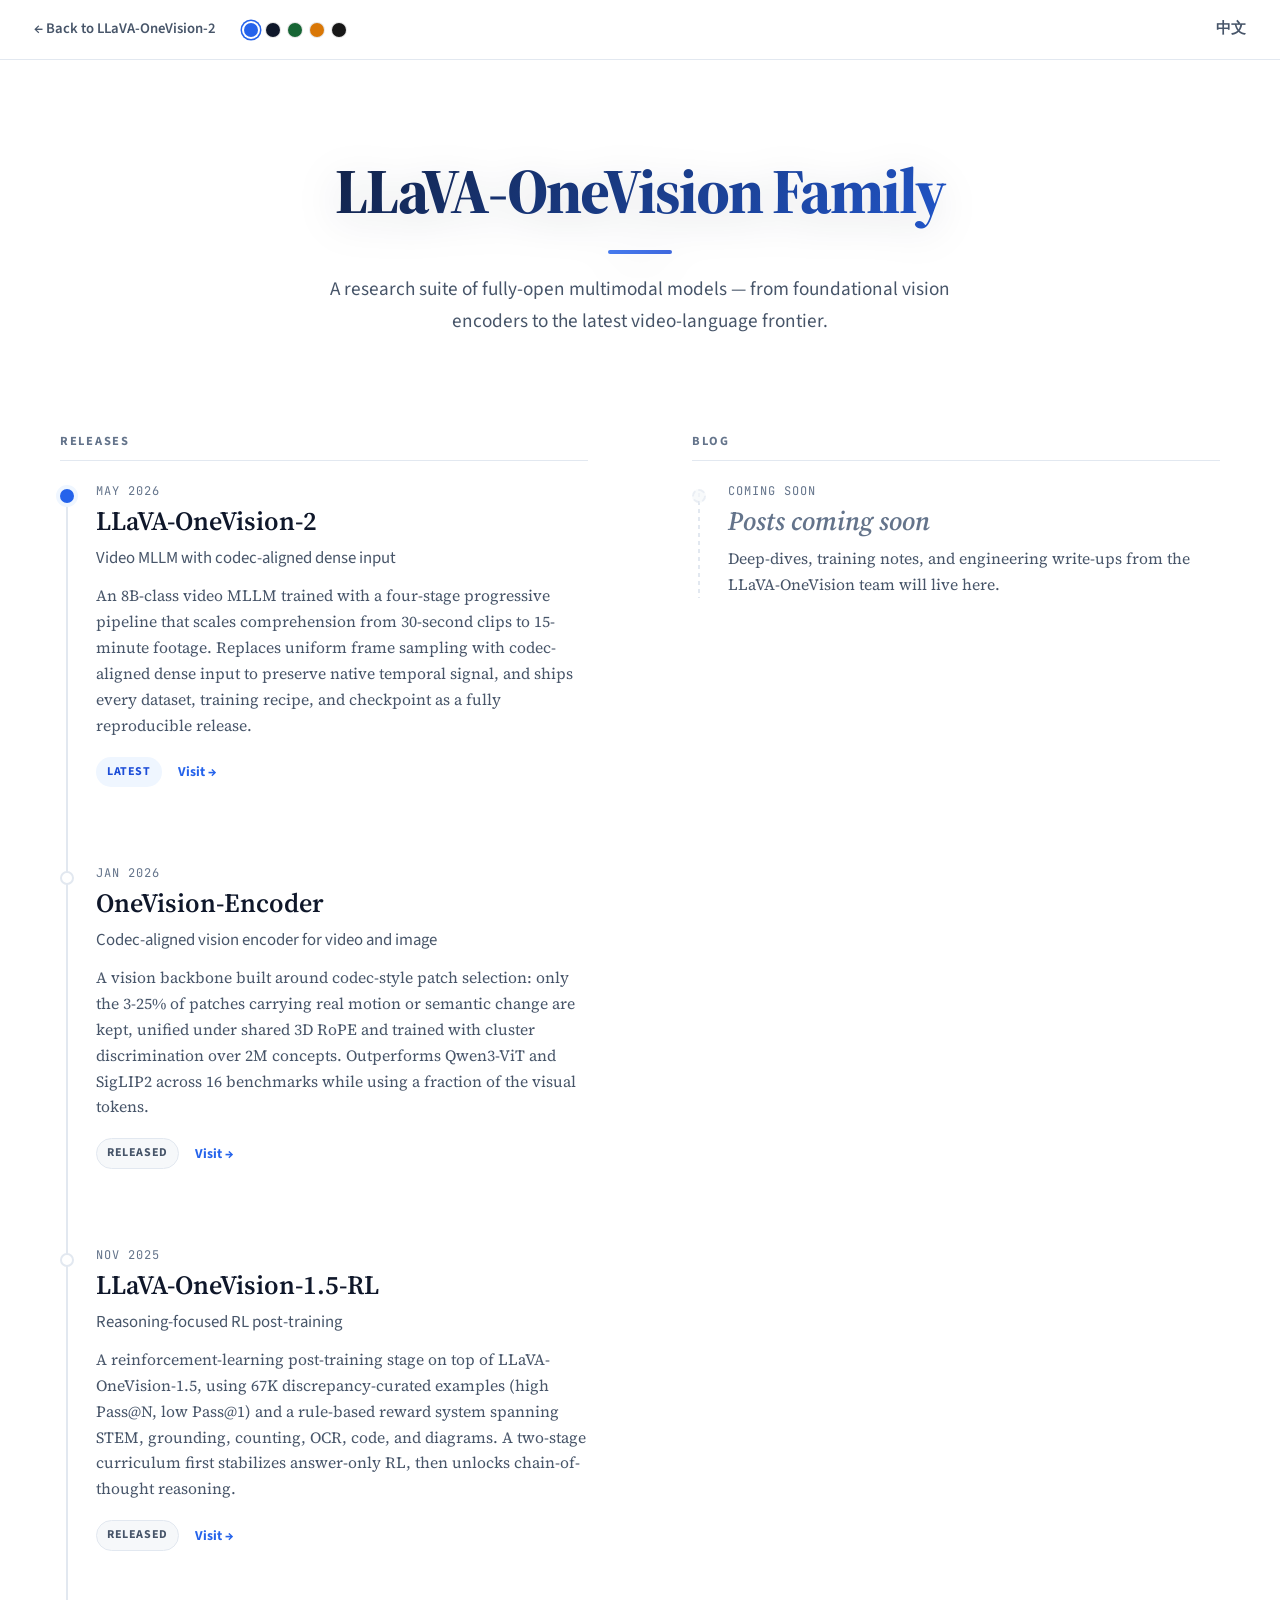
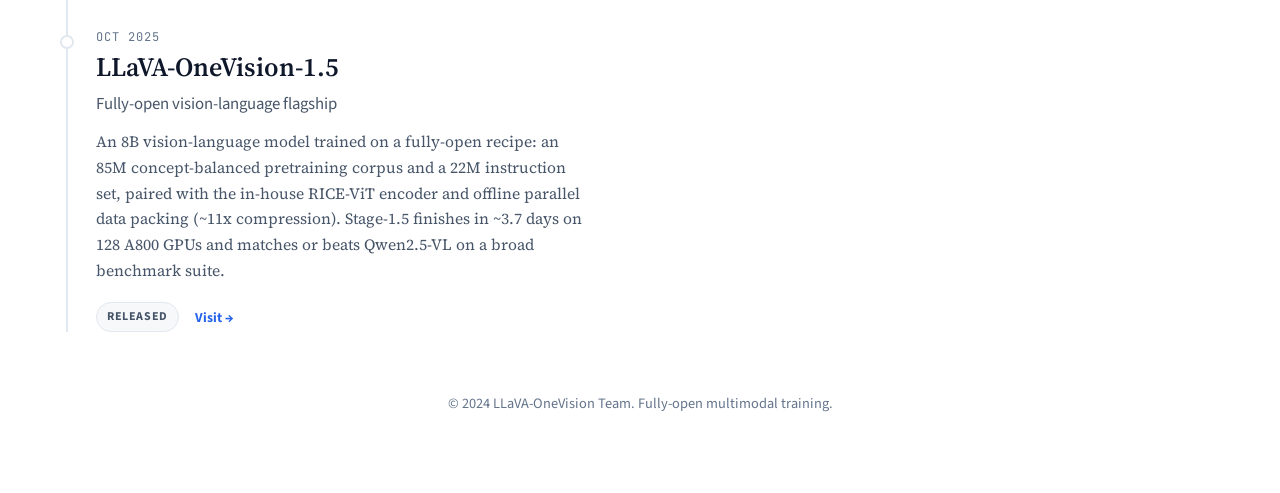
<file: page/projects/index.html>
<!doctype html>
<html lang="en">
  <head>
    <meta charset="UTF-8" />
    <meta name="viewport" content="width=device-width, initial-scale=1.0" />
    <meta name="description" content="LLaVA-OneVision Research Family Projects Directory." />
    <meta name="theme-color" content="#2563eb" />
    <title>LLaVA-OneVision Projects</title>
    <link rel="icon" type="image/svg+xml" href="../assets/favicon.svg" />
    <link rel="preconnect" href="https://fonts.googleapis.com" />
    <link rel="preconnect" href="https://fonts.gstatic.com" crossorigin />
    <link
      href="https://fonts.googleapis.com/css2?family=Source+Sans+3:wght@400;600;700;800&family=Source+Serif+4:opsz,wght@8..60,400;8..60,500;8..60,600;8..60,700&family=JetBrains+Mono:wght@400;500;700&display=swap"
      rel="stylesheet"
    />
    <link rel="stylesheet" href="../assets/styles.css" />
  </head>
  <body>
    <nav class="site-navbar">
      <a href="../index.html" class="nav-item" aria-label="Back to LLaVA-OneVision-2">&larr; Back to LLaVA-OneVision-2</a>
      <div class="theme-switcher">
        <button data-theme="blue" class="theme-dot active" style="--dot-color:#2563eb" aria-label="Blue theme"></button>
        <button data-theme="dark" class="theme-dot" style="--dot-color:#0f172a" aria-label="Dark theme"></button>
        <button data-theme="forest" class="theme-dot" style="--dot-color:#166534" aria-label="Forest theme"></button>
        <button data-theme="warm" class="theme-dot" style="--dot-color:#d97706" aria-label="Warm theme"></button>
        <button data-theme="mono" class="theme-dot" style="--dot-color:#171717" aria-label="Mono theme"></button>
      </div>
      <button class="nav-item" type="button" id="lang-toggle">中文</button>
    </nav>

    <main>
      <header class="projects-header">
        <h1 class="projects-title">
          <span class="i18n" data-lang="en">LLaVA-OneVision Family</span><span class="i18n" data-lang="zh">LLaVA-OneVision 项目家族</span>
        </h1>
        <p class="projects-subtitle">
          <span class="i18n" data-lang="en">A research suite of fully-open multimodal models — from foundational vision encoders to the latest video-language frontier.</span><span class="i18n" data-lang="zh">完全开放的多模态研究矩阵——从底层视觉编码器到最新一代视频语言模型。</span>
        </p>
      </header>

      <div class="projects-columns">
        <section class="projects-column projects-column-release" aria-label="Release Timeline">
          <h2 class="projects-column-title">
            <span class="i18n" data-lang="en">Releases</span><span class="i18n" data-lang="zh">发布</span>
          </h2>
          <div class="projects-timeline">
            <div class="timeline-rail"></div>

            <article class="timeline-entry">
              <div class="timeline-dot timeline-dot-latest"></div>
              <div class="timeline-content">
                <div class="timeline-date">MAY 2026</div>
                <a href="../index.html" class="timeline-link">
                  <h3 class="timeline-title">LLaVA-OneVision-2</h3>
                  <p class="timeline-tagline">
                    <span class="i18n" data-lang="en">Video MLLM with codec-aligned dense input</span><span class="i18n" data-lang="zh">基于 codec 的视频多模态大模型</span>
                  </p>
                  <p class="timeline-description">
                    <span class="i18n" data-lang="en">An 8B-class video MLLM trained with a four-stage progressive pipeline that scales comprehension from 30-second clips to 15-minute footage. Replaces uniform frame sampling with codec-aligned dense input to preserve native temporal signal, and ships every dataset, training recipe, and checkpoint as a fully reproducible release.</span><span class="i18n" data-lang="zh">8B 级视频多模态大模型，通过四阶段渐进式训练把视频理解能力从 30 秒短片扩展到 15 分钟长视频；用基于 codec 的密集输入取代均匀抽帧，保留原生时序信号；数据、配方与权重全流程开源、完全可复现。</span>
                  </p>
                  <div class="timeline-meta">
                    <span class="timeline-pill timeline-pill-latest">Latest</span>
                    <span class="timeline-visit">Visit &rarr;</span>
                  </div>
                </a>
              </div>
            </article>

            <article class="timeline-entry">
              <div class="timeline-dot"></div>
              <div class="timeline-content">
                <div class="timeline-date">JAN 2026</div>
                <a href="https://www.lmms-lab.com/onevision-encoder/index.html" target="_blank" rel="noopener noreferrer" class="timeline-link">
                  <h3 class="timeline-title">OneVision-Encoder</h3>
                  <p class="timeline-tagline">
                    <span class="i18n" data-lang="en">Codec-aligned vision encoder for video and image</span><span class="i18n" data-lang="zh">面向视频与图像的 codec 对齐视觉编码器</span>
                  </p>
                  <p class="timeline-description">
                    <span class="i18n" data-lang="en">A vision backbone built around codec-style patch selection: only the 3-25% of patches carrying real motion or semantic change are kept, unified under shared 3D RoPE and trained with cluster discrimination over 2M concepts. Outperforms Qwen3-ViT and SigLIP2 across 16 benchmarks while using a fraction of the visual tokens.</span><span class="i18n" data-lang="zh">基于 codec 风格 patch 选择构建的视觉骨干：只保留 3%–25% 真正承载运动或语义变化的 patch，使用统一的 3D RoPE 与 200 万概念的聚类判别训练；在 16 个图像/视频基准上以更少的视觉 token 全面超越 Qwen3-ViT 与 SigLIP2。</span>
                  </p>
                  <div class="timeline-meta">
                    <span class="timeline-pill">Released</span>
                    <span class="timeline-visit">Visit &rarr;</span>
                  </div>
                </a>
              </div>
            </article>

            <article class="timeline-entry">
              <div class="timeline-dot"></div>
              <div class="timeline-content">
                <div class="timeline-date">NOV 2025</div>
                <a href="https://anxiangsir.github.io/pages/llava_onevision1_5/#rl" target="_blank" rel="noopener noreferrer" class="timeline-link">
                  <h3 class="timeline-title">LLaVA-OneVision-1.5-RL</h3>
                  <p class="timeline-tagline">
                    <span class="i18n" data-lang="en">Reasoning-focused RL post-training</span><span class="i18n" data-lang="zh">面向推理的强化学习后训练</span>
                  </p>
                  <p class="timeline-description">
                    <span class="i18n" data-lang="en">A reinforcement-learning post-training stage on top of LLaVA-OneVision-1.5, using 67K discrepancy-curated examples (high Pass@N, low Pass@1) and a rule-based reward system spanning STEM, grounding, counting, OCR, code, and diagrams. A two-stage curriculum first stabilizes answer-only RL, then unlocks chain-of-thought reasoning.</span><span class="i18n" data-lang="zh">在 LLaVA-OneVision-1.5 之上的强化学习后训练阶段：使用 6.7 万条按 Pass@N 与 Pass@1 差距筛选的样本，配合覆盖 STEM、定位、计数、OCR、代码与图表的规则化奖励系统；两阶段课程先用仅答案 RL 稳定输出，再用链式思维 RL 释放更深的推理能力。</span>
                  </p>
                  <div class="timeline-meta">
                    <span class="timeline-pill">Released</span>
                    <span class="timeline-visit">Visit &rarr;</span>
                  </div>
                </a>
              </div>
            </article>

            <article class="timeline-entry">
              <div class="timeline-dot"></div>
              <div class="timeline-content">
                <div class="timeline-date">OCT 2025</div>
                <a href="https://anxiangsir.github.io/pages/llava_onevision1_5/" target="_blank" rel="noopener noreferrer" class="timeline-link">
                  <h3 class="timeline-title">LLaVA-OneVision-1.5</h3>
                  <p class="timeline-tagline">
                    <span class="i18n" data-lang="en">Fully-open vision-language flagship</span><span class="i18n" data-lang="zh">完全开放的视觉语言旗舰模型</span>
                  </p>
                  <p class="timeline-description">
                    <span class="i18n" data-lang="en">An 8B vision-language model trained on a fully-open recipe: an 85M concept-balanced pretraining corpus and a 22M instruction set, paired with the in-house RICE-ViT encoder and offline parallel data packing (~11x compression). Stage-1.5 finishes in ~3.7 days on 128 A800 GPUs and matches or beats Qwen2.5-VL on a broad benchmark suite.</span><span class="i18n" data-lang="zh">8B 视觉语言模型，基于完全开放的训练配方：8500 万条概念均衡的预训练语料 + 2200 万条指令数据，搭配自研 RICE-ViT 视觉编码器与离线并行数据打包（约 11× 压缩）；Stage-1.5 在 128 块 A800 上约 3.7 天完成，在多项公开基准上达到或超过 Qwen2.5-VL。</span>
                  </p>
                  <div class="timeline-meta">
                    <span class="timeline-pill">Released</span>
                    <span class="timeline-visit">Visit &rarr;</span>
                  </div>
                </a>
              </div>
            </article>
          </div>
        </section>

        <section class="projects-column projects-column-blog" aria-label="Blog">
          <h2 class="projects-column-title">
            <span class="i18n" data-lang="en">Blog</span><span class="i18n" data-lang="zh">博客</span>
          </h2>
          <div class="projects-timeline projects-timeline-empty" aria-live="polite">
            <div class="timeline-rail"></div>

            <article class="timeline-entry timeline-entry-empty">
              <div class="timeline-dot"></div>
              <div class="timeline-content">
                <div class="timeline-date">COMING SOON</div>
                <h3 class="timeline-title timeline-title-muted">
                  <span class="i18n" data-lang="en">Posts coming soon</span><span class="i18n" data-lang="zh">博客即将上线</span>
                </h3>
                <p class="timeline-description">
                  <span class="i18n" data-lang="en">Deep-dives, training notes, and engineering write-ups from the LLaVA-OneVision team will live here.</span><span class="i18n" data-lang="zh">来自 LLaVA-OneVision 团队的技术深度文章、训练笔记与工程实践，将陆续发布于此。</span>
                </p>
              </div>
            </article>
          </div>
        </section>
      </div>
    </main>

    <footer style="text-align: center; padding: 60px 20px; color: var(--text-muted); font-size: 0.9rem; margin-top: auto;">
      <p>&copy; 2024 LLaVA-OneVision Team. Fully-open multimodal training.</p>
    </footer>

    <script>
      const dots = document.querySelectorAll('.theme-dot');
      const root = document.documentElement;
      
      const savedTheme = localStorage.getItem('llava-onevision-2-theme');
      if (savedTheme) {
        document.body.setAttribute('data-theme', savedTheme);
        dots.forEach(d => {
          if (d.getAttribute('data-theme') === savedTheme) {
            d.classList.add('active');
          } else {
            d.classList.remove('active');
          }
        });
      }

      dots.forEach(dot => {
        dot.addEventListener('click', () => {
          const theme = dot.getAttribute('data-theme');
          document.body.setAttribute('data-theme', theme);
          localStorage.setItem('llava-onevision-2-theme', theme);
          dots.forEach(d => d.classList.remove('active'));
          dot.classList.add('active');
        });
      });

      // Language toggle (mirrors main site)
      const langToggle = document.getElementById('lang-toggle');
      let currentLang = localStorage.getItem('llava-onevision-2-lang') || 'en';
      function applyLang(lang) {
        currentLang = lang;
        document.body.classList.toggle('lang-zh', lang === 'zh');
        if (langToggle) langToggle.textContent = lang === 'zh' ? 'EN' : '中文';
        localStorage.setItem('llava-onevision-2-lang', lang);
      }
      applyLang(currentLang);
      if (langToggle) {
        langToggle.addEventListener('click', () => {
          applyLang(currentLang === 'zh' ? 'en' : 'zh');
        });
      }
    </script>
  </body>
</html>
</file>
<file: page/assets/styles.css>
* { box-sizing: border-box; }
      html { scroll-behavior: smooth; }
      /* Sticky-navbar offset for in-page anchors */
      :target, h2[id], h3[id], h4[id], section[id], div[id^="stage-"] { scroll-margin-top: 76px; }

      :root {
        --bg: #ffffff;
        --bg-alt: transparent;
        --bg-code: #f6f8fa;
        --bg-highlight: #eff6ff;
        --text-primary: #333333;
        --text-secondary: #475569;
        --text-muted: #64748b;
        --text-heading: #0f172a;
        --accent: #2563eb;
        --accent-dark: #1d4ed8;
        --accent-bg: #eff6ff;
        --border: #e2e8f0;
        --border-light: #f8fafc;
        --navbar-bg: rgba(255,255,255,0.92);
        --card-bg: #ffffff;
        --shadow: rgba(15,23,42,.15);
      }

      [data-theme="dark"] {
        --bg: #0f172a;
        --bg-alt: transparent;
        --bg-code: #1e293b;
        --bg-highlight: #1e293b;
        --text-primary: #cbd5e1;
        --text-secondary: #94a3b8;
        --text-muted: #64748b;
        --text-heading: #f8fafc;
        --accent: #3b82f6;
        --accent-dark: #60a5fa;
        --accent-bg: #1e3a8a;
        --border: #334155;
        --border-light: #1e293b;
        --navbar-bg: rgba(15,23,42,0.92);
        --card-bg: #1e293b;
        --shadow: rgba(0,0,0,.5);
      }

      [data-theme="forest"],
      [data-theme="warm"],
      [data-theme="mono"] {
        /* deprecated themes — kept here as no-op so old localStorage values fall back gracefully */
      }

      @media (prefers-color-scheme: dark) {
        :root:not([data-theme]) {
          --bg: #0f172a;
          --bg-alt: transparent;
          --bg-code: #1e293b;
          --bg-highlight: #1e293b;
          --text-primary: #cbd5e1;
          --text-secondary: #94a3b8;
          --text-muted: #64748b;
          --text-heading: #f8fafc;
          --accent: #3b82f6;
          --accent-dark: #60a5fa;
          --accent-bg: #1e3a8a;
          --border: #334155;
          --border-light: #1e293b;
          --navbar-bg: rgba(15,23,42,0.92);
          --card-bg: #1e293b;
          --shadow: rgba(0,0,0,.5);
        }
      }

      body {
        margin: 0;
        font-family: "Source Sans 3", sans-serif;
        background: var(--bg);
        color: var(--text-primary);
        line-height: 1.7;
        transition: background .3s, color .3s, border-color .3s;
      }
      body * { transition: background .3s, color .3s, border-color .3s; }
      img { display: block; max-width: 100%; height: auto; }
      a { color: var(--accent); text-decoration: none; }
      a:hover { text-decoration: underline; }

      .theme-switcher {
        display: flex; gap: 8px;
        margin-right: auto;
      }
      .theme-dot {
        width: 14px; height: 14px;
        border-radius: 50%;
        background-color: var(--dot-color);
        border: 2px solid transparent;
        cursor: pointer;
        padding: 0;
        transition: transform .2s, border-color .2s;
        box-shadow: 0 0 0 1px rgba(0,0,0,0.1);
      }
      .theme-dot:hover { transform: scale(1.1); }
      .theme-dot.active {
        box-shadow: 0 0 0 2px var(--bg), 0 0 0 3.5px var(--dot-color);
      }

      .page {
        width: min(100%, 1280px);
        margin: 0 auto;
        padding: 28px 18px 72px;
      }
      .section { padding: 34px 0; }
      .section.alt { padding: 34px 0; background: transparent; }

      /* Top navbar */
      .site-navbar {
        position: sticky;
        top: 0;
        z-index: 50;
        display: flex;
        align-items: center;
        gap: 18px;
        padding: 10px 24px;
        background: var(--navbar-bg);
        backdrop-filter: blur(8px);
        border-bottom: 1px solid var(--border);
      }
      .site-navbar .nav-item {
        display: inline-flex;
        align-items: center;
        gap: 6px;
        padding: 6px 10px;
        border: 0;
        background: transparent;
        cursor: pointer;
        color: var(--text-secondary);
        font-family: inherit;
        font-size: 0.92rem;
        font-weight: 600;
        border-bottom: 2px solid transparent;
        transition: color .2s, border-color .2s;
      }
      .site-navbar .nav-item:hover { color: var(--text-heading); }
      .site-navbar .nav-item.active { color: var(--text-heading); border-bottom-color: var(--text-heading); }
      .site-navbar .nav-item svg { width: 14px; height: 14px; stroke: currentColor; fill: none; stroke-width: 2.5; stroke-linecap: round; stroke-linejoin: round; }

      .header { text-align: center; padding: 22px 0 28px; }
      .eyebrow {
        display: inline-flex;
        align-items: center;
        gap: 8px;
        padding: 6px 12px;
        border-radius: 999px;
        background: var(--accent-bg);
        color: var(--accent-dark);
        font-size: 13px;
        font-weight: 700;
        letter-spacing: 0.04em;
        text-transform: uppercase;
      }
      h1, h2, h3, h4 { margin: 0 0 14px; color: var(--text-heading); line-height: 1.15; }
      @keyframes titleShimmer {
        0% { background-position: 0% 50%; }
        100% { background-position: 100% 50%; }
      }
      h1 {
        font-size: clamp(2.8rem, 7.5vw, 4.6rem);
        letter-spacing: -0.04em;
        font-weight: 800;
        background: linear-gradient(110deg, var(--text-heading) 10%, var(--accent) 50%, var(--text-heading) 90%);
        background-size: 200% auto;
        -webkit-background-clip: text;
        -webkit-text-fill-color: transparent;
        background-clip: text;
        color: var(--text-heading);
        margin: 18px 0 24px;
        filter: drop-shadow(0 8px 20px var(--shadow));
        animation: titleShimmer 3s ease-in-out infinite alternate;
      }
      h2 { font-size: clamp(1.7rem, 3vw, 2.2rem); letter-spacing: -0.02em; }
      h3 { font-size: clamp(1.25rem, 2.2vw, 1.55rem); }
      h4 { font-size: 1.08rem; }
      p { margin: 0 0 1rem; }
      .lede { font-size: 1.14rem; color: var(--text-secondary); max-width: 760px; margin: 14px auto 0; }

      .meta-row {
        margin: 18px 0 10px;
        display: flex; align-items: center; justify-content: center;
        gap: 10px; flex-wrap: wrap;
        color: var(--text-muted); font-size: 1rem;
      }
      .tag {
        display: inline-flex; align-items: center;
        min-height: 32px; padding: 0 12px;
        border: 1px solid var(--border); border-radius: 999px;
        background: var(--accent-bg); color: var(--accent-dark);
        font-size: 0.9rem; font-weight: 700; text-transform: lowercase;
      }
      .updated-stamp {
        display: inline-flex; align-items: center; gap: 5px;
        font-size: .85rem; color: var(--text-muted); font-weight: 600;
      }
      .updated-stamp svg { width: 13px; height: 13px; opacity: .8; }

      .highlights-manifesto {
        display: grid; grid-template-columns: repeat(3, 1fr); gap: 24px;
        margin: 32px 0 16px;
      }
      .manifesto-item {
        position: relative;
        padding-right: 16px;
      }
      .manifesto-item:not(:last-child)::after {
        content: "";
        position: absolute; right: 0; top: 10%; bottom: 10%; width: 1px;
        background: linear-gradient(to bottom, transparent, var(--border), transparent);
      }
      .manifesto-num {
        font-family: "JetBrains Mono", monospace; font-size: 0.9rem; font-weight: 700;
        color: var(--text-muted); opacity: 0.7; margin-bottom: 16px;
      }
      .manifesto-icon {
        width: 52px; height: 52px; border-radius: 12px;
        display: flex; align-items: center; justify-content: center;
        background: var(--accent-bg); color: var(--accent-dark);
        margin-bottom: 20px;
        transition: transform 0.3s cubic-bezier(0.4,0,0.2,1), background 0.3s;
      }
      .manifesto-item:hover .manifesto-icon {
        transform: scale(1.08) translateY(-4px);
        background: var(--accent); color: var(--bg);
      }
      .manifesto-icon svg {
        width: 26px; height: 26px; fill: none; stroke: currentColor;
        stroke-width: 1.8; stroke-linecap: round; stroke-linejoin: round;
      }
      .manifesto-title {
        font-family: "Source Serif 4", serif; font-size: 1.35rem; font-weight: 600;
        color: var(--text-heading); margin: 0 0 12px 0; line-height: 1.3;
      }
      .manifesto-body { font-size: 0.95rem; color: var(--text-secondary); line-height: 1.6; }

      @media (max-width: 759px) {
        .highlights-manifesto { grid-template-columns: 1fr; gap: 32px; margin-top: 24px; }
        .manifesto-item { padding-right: 0; padding-left: 12px; }
        .manifesto-item:not(:last-child)::after {
          right: 10%; left: 10%; top: auto; bottom: -16px; height: 1px; width: auto;
          background: linear-gradient(to right, transparent, var(--border), transparent);
        }
      }
      .authors { font-size: 1.08rem; font-weight: 700; color: var(--text-heading); margin-bottom: 16px; }
      .link-row {
        display: flex; flex-wrap: wrap; gap: 12px;
        align-items: center; justify-content: center;
        margin-top: 24px; padding: 0 16px;
      }
      .link-row a {
        display: inline-flex; align-items: center; gap: 8px;
        padding: 8px 18px; min-height: 42px;
        background: var(--card-bg); color: var(--text-heading);
        font-weight: 700; font-size: 0.95rem;
        border: 1px solid var(--border); border-radius: 999px;
        text-decoration: none;
        box-shadow: 0 1px 2px var(--shadow);
        transition: all .2s cubic-bezier(.4,0,.2,1);
      }
      .link-row a:hover {
        background: var(--text-heading); border-color: var(--text-heading);
        transform: translateY(-2px);
        box-shadow: 0 6px 14px -4px var(--shadow);
        color: var(--bg);
      }
      .link-row a:hover svg { color: var(--bg); }
      .link-row a svg { width: 18px; height: 18px; fill: currentColor; }
      .link-row a svg[stroke] { fill: none; }
      /* Disabled / coming-soon CTA */
      .link-row a[href="#"], .resource-item[href="#"] {
        opacity: .55; cursor: not-allowed;
        position: relative;
      }
      .link-row a[href="#"]:hover, .resource-item[href="#"]:hover {
        transform: none; box-shadow: 0 1px 2px var(--shadow);
        background: var(--card-bg); border-color: var(--border);
        color: var(--text-heading);
      }
      .link-row a[href="#"]:hover svg { color: var(--text-heading); }
      .link-row a[href="#"]::after {
        content: "Soon";
        margin-left: 4px;
        font-size: .65rem; font-weight: 800;
        color: var(--text-muted); background: var(--bg-alt);
        padding: 1px 6px; border-radius: 4px;
        letter-spacing: .04em; text-transform: uppercase;
      }

      /* Scroll-to-top button */
      .scroll-top {
        position: fixed; bottom: 20px; right: 20px;
        width: 42px; height: 42px;
        display: flex; align-items: center; justify-content: center;
        background: var(--text-heading); color: var(--bg);
        border: 0; border-radius: 50%;
        cursor: pointer; z-index: 40;
        box-shadow: 0 6px 20px var(--shadow);
        opacity: 0; pointer-events: none;
        transform: translateY(8px);
        transition: opacity .2s, transform .2s, background .2s;
      }
      .scroll-top.visible { opacity: 1; pointer-events: auto; transform: translateY(0); }
      .scroll-top:hover { background: var(--accent); }
      .scroll-top svg { width: 18px; height: 18px; fill: none; stroke: currentColor; stroke-width: 2.5; stroke-linecap: round; stroke-linejoin: round; }
      @media (max-width: 759px) {
        .scroll-top { bottom: 14px; right: 14px; width: 40px; height: 40px; }
      }

      /* Hero placeholder */
      .hero, .image-frame {
        background: transparent;
        overflow: hidden;
  min-height: 0;
      }
      .placeholder-figure {
        width: 100%;
        min-height: 280px;
        display: flex; align-items: center; justify-content: center;
        background: var(--accent-bg);
        border: 1px dashed var(--accent);
        border-radius: 12px;
        color: var(--accent-dark);
        font-weight: 700;
        font-size: 1rem;
        letter-spacing: 0.04em;
        text-transform: uppercase;
      }
      .placeholder-figure.tall { min-height: 380px; }
      .figure-caption {
        margin-top: 10px;
        font-size: 0.93rem;
        color: var(--text-muted);
        text-align: center;
      }

      /* Page layout (sidebar + content) */
      .page-layout { display: block; max-width: 1520px; margin: 0 auto; }
      @media (min-width: 1024px) {
        .page-layout {
          display: grid;
          grid-template-columns: 220px minmax(0, 1280px);
          justify-content: center;
          gap: 2rem;
          max-width: 100%;
        }
        .page { max-width: 1280px; margin: 0; }
      }

      .toc-sidebar {
        display: none;
      }
      @media (min-width: 1024px) {
        .toc-sidebar {
          display: block;
          position: sticky;
          top: 72px;
          align-self: start;
          padding: 24px 0 28px 0;
          max-height: calc(100vh - 88px);
          overflow-y: auto;
        }
        .toc-sidebar::-webkit-scrollbar { width: 0; }
      }
      .toc-nav {
        padding: 0;
      }
      .toc-nav-title {
        font-family: "Source Serif 4", serif;
        font-size: 0.82rem;
        font-weight: 600;
        font-style: italic;
        letter-spacing: .02em;
        text-transform: none;
        color: #94a3b8;
        margin-bottom: 20px;
      }
      .toc-list {
        list-style: none;
        padding: 0; margin: 0;
      }
      .toc-list > li { margin: 0; }
      .toc-group-label {
        display: flex; align-items: center; gap: 7px;
        padding: 18px 0 6px;
        font-size: 0.65rem;
        font-weight: 800;
        letter-spacing: .14em;
        text-transform: uppercase;
        color: #94a3b8;
        border: none;
      }
      .toc-list > li:first-child .toc-group-label { padding-top: 0; }
      .toc-group-label svg {
        width: 12px; height: 12px;
        stroke-width: 2.4;
        color: #cbd5e1;
      }
      .toc-list > li > a,
      .toc-sublist > li > a {
        position: relative;
        color: #64748b;
        transition: color .15s;
      }
      .toc-sublist {
        list-style: none;
        padding: 0; margin: 0;
      }
      .toc-sublist > li { margin: 0; }
      .toc-sublist > li > a {
        display: block;
        padding: 5px 0 5px 12px;
        font-size: 0.82rem;
        line-height: 1.4;
        color: #64748b;
        border-left: 1.5px solid #e2e8f0;
        transition: color .15s, border-color .15s;
      }
      .toc-sublist > li > a::before { display: none; }
      .toc-sublist > li > a:hover {
        color: #0f172a;
        border-left-color: #94a3b8;
        text-decoration: none;
      }
      .toc-sublist > li.active > a {
        color: #0f172a;
        font-weight: 600;
        border-left-color: #2563eb;
        border-left-width: 2px;
      }

      /* Stage sub-items (S1..S4 under Training Pipeline) */
      .toc-stage-list {
        list-style: none;
        padding: 2px 0 4px 12px;
        margin: 0;
        display: flex; flex-wrap: wrap; gap: 4px;
      }
      .toc-stage-list > li > a {
        display: inline-block;
        padding: 2px 8px;
        font-size: 0.68rem;
        font-weight: 600;
        color: #94a3b8;
        font-family: "JetBrains Mono", ui-monospace, monospace;
        letter-spacing: .02em;
        white-space: nowrap;
        border-radius: 4px;
        transition: color .15s, background .15s;
      }
      .toc-stage-list > li > a:hover {
        color: #2563eb;
        background: #eff6ff;
        text-decoration: none;
      }
      .toc-stage-list > li.active > a {
        color: #2563eb;
        background: #eff6ff;
        font-weight: 700;
      }

      /* Mobile TOC */
      .mobile-toc { display: block; margin-bottom: 18px; }
      @media (min-width: 1024px) { .mobile-toc { display: none; } }
      .mobile-toc-toggle {
        width: 100%;
        display: flex; align-items: center; justify-content: space-between;
        padding: 12px 16px;
        background: #f8fafc;
        border: 1px solid #e2e8f0; border-radius: 10px;
        cursor: pointer;
        font-family: inherit; font-size: 0.92rem; font-weight: 600;
        color: #334155;
        transition: border-color .15s;
      }
      .mobile-toc-toggle:hover { border-color: #cbd5e1; }
      .mobile-toc-toggle .chevron { transition: transform .2s; color: #94a3b8; }
      .mobile-toc-toggle.open .chevron { transform: rotate(180deg); }
      .mobile-toc-content { display: none; padding: 8px 0; }
      .mobile-toc-content.open { display: block; }
      .mobile-toc-list {
        list-style: none;
        padding: 4px 0;
        margin: 0;
      }
      .mobile-toc-group-label {
        display: flex; align-items: center; gap: 7px;
        padding: 14px 14px 5px;
        font-size: 0.64rem;
        font-weight: 800;
        letter-spacing: .14em;
        text-transform: uppercase;
        color: #94a3b8;
      }
      .mobile-toc-group-label svg { width: 12px; height: 12px; color: #cbd5e1; }
      .mobile-toc-list li a {
        display: block;
        padding: 7px 14px 7px 22px;
        font-size: 0.88rem;
        color: #64748b;
        border-left: 1.5px solid #e2e8f0;
        transition: color .15s, border-color .15s;
      }
      .mobile-toc-list li a:hover {
        color: #0f172a;
        border-left-color: #94a3b8;
        text-decoration: none;
      }
      .mobile-toc-list li.active a {
        color: #0f172a;
        font-weight: 600;
        border-left-color: #2563eb;
        border-left-width: 2px;
      }
      .mobile-toc-list li a[href^="#stage-"] {
        padding-left: 32px;
        font-size: 0.78rem;
        color: #94a3b8;
        font-family: "JetBrains Mono", ui-monospace, monospace;
      }

      /* Section heading numbering (Roman) */
      #sft-view, #rl-view { counter-reset: sec-num; }
      #sft-view .toc-heading, #rl-view .toc-heading {
        counter-increment: sec-num;
        position: relative;
        padding-bottom: 14px;
        margin-bottom: 22px;
        display: flex; align-items: baseline; gap: 14px;
      }
      #sft-view .toc-heading::before, #rl-view .toc-heading::before {
        content: counter(sec-num, upper-roman) ".";
        flex: 0 0 auto;
        font-family: "Source Serif 4", serif;
        font-style: italic;
        font-weight: 500;
        color: #94a3b8;
        font-size: .9em;
      }
      #sft-view .toc-heading::after, #rl-view .toc-heading::after {
        content: "";
        position: absolute; left: 0; bottom: 0;
        width: 44px; height: 2px;
        background: #0f172a;
        opacity: .85;
      }
      #sft-view .toc-heading.toc-sub, #rl-view .toc-heading.toc-sub {
        counter-increment: none;
      }
      #sft-view .toc-heading.toc-sub::before, #rl-view .toc-heading.toc-sub::before { content: ""; display: none; }
      #sft-view .toc-heading.toc-sub::after, #rl-view .toc-heading.toc-sub::after { display: none; }
      #sft-view .header.section h1, #rl-view .header.section h1 { display: block; }

      /* Pipeline cards */
      .pipeline { display: grid; gap: 18px; margin-top: 18px; }
      @media (min-width: 760px) {
        .pipeline { grid-template-columns: 1fr auto 1fr auto 1fr; align-items: stretch; }
      }
      .pipeline-card {
        padding: 28px 24px;
        background: #f8fafc;
        border: 1px solid #e2e8f0;
        border-radius: 16px;
        transition: transform .25s, box-shadow .25s;
      }
      .pipeline-card:hover { transform: translateY(-2px); box-shadow: 0 8px 24px rgba(37,99,235,.08); }
      .pipeline-card.highlight {
        background: linear-gradient(135deg, #eff6ff 0%, #f0f7ff 100%);
        border-color: #bfdbfe;
      }
      .pipeline-card h4 { margin: 12px 0 8px; font-size: 1.05rem; color: #0f172a; }
      .stage-num {
        display: inline-flex; align-items: center; justify-content: center;
        min-width: 74px; padding: 6px 14px; border-radius: 999px;
        background: linear-gradient(135deg, #2563eb, #1d4ed8);
        color: #fff; font-size: .78rem; font-weight: 800;
        letter-spacing: .06em; text-transform: uppercase;
        box-shadow: 0 2px 8px rgba(37,99,235,.25);
      }
      .stage-meta {
        margin-top: 16px;
        padding-top: 12px;
        border-top: 1px solid #e2e8f0;
        color: #2563eb;
        font-weight: 700; font-size: .9rem;
        font-family: "JetBrains Mono", monospace;
      }
      .pipeline-arrow {
        display: none;
        align-items: center; justify-content: center;
        color: #2563eb; font-size: 1.5rem; font-weight: 700; opacity: .5;
      }
      @media (min-width: 760px) { .pipeline-arrow { display: flex; } }

      /* Resources */
      .resource-groups { display: grid; gap: 14px; }
      @media (min-width: 760px) { .resource-groups { grid-template-columns: 1fr 1fr; } .resource-group.wide { grid-column: 1 / -1; } }
      .resource-group h3 { margin-bottom: 12px; }
      .resource-items { display: grid; gap: 12px; }
      .resource-item {
        display: block;
        padding: 14px;
        border-radius: 16px;
        border: 1px solid #e5e7eb;
        background: #f8fafc;
      }
      .resource-top {
        display: flex; justify-content: space-between; align-items: start;
        gap: 12px; margin-bottom: 4px;
        color: #1f2937; font-weight: 800;
      }
      .resource-badge {
        display: inline-flex; align-items: center; justify-content: center;
        padding: 4px 10px; border-radius: 999px;
        background: #eff6ff; color: #1d4ed8;
        font-size: .78rem; font-weight: 800;
      }
      .resource-meta { color: #64748b; font-size: .92rem; margin-top: 5px; }

      /* Code block */
      .code-demo {
        margin: 2rem 0;
        border-radius: .75rem; overflow: hidden;
  min-height: 0;
        border: 1px solid var(--border);
        background: var(--bg-code);
        box-shadow: 0 10px 28px var(--shadow);
      }
      .code-toolbar {
        display: flex; align-items: center; gap: .75rem;
        padding: .7rem 1rem;
        background: var(--bg-code); border-bottom: 1px solid var(--border);
      }
      .dots { display: flex; gap: .32rem; }
      .dots span { width: .6rem; height: .6rem; border-radius: 50%; background: var(--text-muted); }
      .dots span:nth-child(1) { background: #ff5f56; }
      .dots span:nth-child(2) { background: #ffbd2e; }
      .dots span:nth-child(3) { background: #27c93f; }
      .code-title {
        flex: 1; font-size: .8rem; font-weight: 600; color: var(--text-heading);
        font-family: "JetBrains Mono", monospace;
      }
      .copy-btn {
        appearance: none; cursor: pointer;
        border: 1px solid var(--border);
        background: var(--card-bg); color: var(--text-primary);
        border-radius: .375rem; padding: .35rem .7rem;
        font-family: "JetBrains Mono", monospace; font-size: .72rem; font-weight: 600;
        transition: all .2s;
      }
      .copy-btn:hover { background: var(--bg-highlight); transform: translateY(-1px); }
      .code-body {
        background: var(--card-bg); color: var(--text-primary);
        padding: 1.35rem 1.5rem; overflow-x: auto;
        font-family: "JetBrains Mono", monospace; font-size: .8rem; line-height: 1.65;
      }
      .code-body pre { margin: 0; }
      .code-body code { font-family: inherit; }

      /* ============================================================ */
      /* Demo gallery (Video Tracking + Spatial)                      */
      /* ============================================================ */
      .demo-gallery { margin: 1.6rem 0 0; }
      .demo-tabs {
        display: inline-flex; gap: .25rem;
        padding: .3rem;
        background: var(--bg-highlight);
        border: 1px solid var(--border);
        border-radius: .65rem;
        margin-bottom: 1.1rem;
        flex-wrap: wrap;
      }
      .demo-tab {
        appearance: none; cursor: pointer;
        border: 1px solid transparent;
        background: transparent; color: var(--text-secondary);
        border-radius: .45rem;
        padding: .45rem .9rem;
        font-family: "Source Sans 3", sans-serif;
        font-size: .86rem; font-weight: 600;
        display: inline-flex; align-items: center; gap: .4rem;
        transition: all .18s;
      }
      .demo-tab:hover { color: var(--text-heading); }
      .demo-tab.active {
        background: var(--card-bg);
        border-color: var(--border);
        color: var(--accent);
        box-shadow: 0 1px 3px var(--shadow);
      }
      .demo-tab .demo-tab-count {
        font-size: .7rem; font-weight: 700;
        padding: 1px 6px; border-radius: 999px;
        background: var(--accent-bg); color: var(--accent-dark);
      }
      .demo-pane { display: none; }
      .demo-pane.active { display: block; }

      .demo-pane-intro {
        font-size: .92rem; color: var(--text-secondary);
        margin: 0 0 1rem;
        line-height: 1.55;
      }

      .demo-subtabs {
        display: inline-flex; gap: .15rem;
        margin-bottom: 1rem;
      }
      .demo-subtab {
        appearance: none; cursor: pointer;
        background: transparent; border: 0;
        padding: .35rem .8rem .45rem;
        font-family: "Source Sans 3", sans-serif;
        font-size: .82rem; font-weight: 600;
        color: var(--text-muted);
        border-bottom: 2px solid transparent;
        transition: color .15s, border-color .15s;
      }
      .demo-subtab:hover { color: var(--text-heading); }
      .demo-subtab.active { color: var(--accent); border-bottom-color: var(--accent); }
      .demo-subpane { display: none; }
      .demo-subpane.active { display: block; }

      /* Video tracking cards */
      .demo-grid {
        display: grid;
        grid-template-columns: repeat(2, minmax(0, 1fr));
        gap: 1rem;
      }
      @media (max-width: 900px) {
        .demo-grid { grid-template-columns: 1fr; }
      }
      .demo-card {
        background: var(--card-bg);
        border: 1px solid var(--border);
        border-radius: .85rem;
        overflow: hidden;
        display: flex; flex-direction: column;
        box-shadow: 0 1px 3px var(--shadow);
        transition: transform .18s, box-shadow .18s;
      }
      .demo-card:hover { transform: translateY(-2px); box-shadow: 0 8px 20px var(--shadow); }
      .demo-card-header {
        display: flex; align-items: center; justify-content: space-between;
        gap: .6rem;
        padding: .75rem .9rem;
        border-bottom: 1px solid var(--border);
        background: var(--bg-highlight);
      }
      .demo-card-title {
        font-family: "JetBrains Mono", monospace;
        font-size: .72rem; font-weight: 600;
        color: var(--text-muted);
        text-transform: uppercase; letter-spacing: .04em;
      }
      .demo-card-task {
        font-size: .68rem; font-weight: 700;
        padding: 2px 8px; border-radius: 999px;
        background: var(--accent-bg); color: var(--accent-dark);
        text-transform: uppercase; letter-spacing: .05em;
      }
      .demo-card-prompt {
        padding: .8rem .9rem .55rem;
        font-family: "Source Serif 4", serif;
        font-size: .98rem; line-height: 1.45;
        color: var(--text-heading);
        font-style: italic;
      }
      .demo-card-prompt::before {
        content: "“"; color: var(--accent); font-size: 1.6rem;
        line-height: 0; vertical-align: -.4em; margin-right: 2px;
      }
      .demo-card-prompt::after {
        content: "”"; color: var(--accent); font-size: 1.6rem;
        line-height: 0; vertical-align: -.4em; margin-left: 2px;
      }
      .demo-card-videos {
        display: grid;
        grid-template-columns: repeat(3, minmax(0, 1fr));
        gap: 4px;
        padding: .55rem .9rem;
      }
      .demo-card-video {
        position: relative;
        background: #000;
        border-radius: .4rem;
        overflow: hidden;
        aspect-ratio: 1 / 1;
      }
      .demo-card-video video {
        width: 100%; height: 100%;
        object-fit: cover;
        display: block;
      }
      .demo-card-video-label {
        position: absolute; top: 6px; left: 6px;
        font-size: .62rem; font-weight: 700;
        padding: 2px 7px; border-radius: 999px;
        background: rgba(15, 23, 42, .78);
        color: #fff;
        letter-spacing: .04em; text-transform: uppercase;
        backdrop-filter: blur(4px);
      }
      .demo-card-meta {
        display: flex; flex-wrap: wrap; gap: .6rem;
        padding: .5rem .9rem .85rem;
        font-family: "JetBrains Mono", monospace;
        font-size: .72rem;
        color: var(--text-secondary);
      }
      .demo-card-meta-item {
        display: inline-flex; align-items: baseline; gap: .25rem;
      }
      .demo-card-meta-item strong {
        color: var(--text-heading);
        font-weight: 700;
      }
      /* Two-column body: left = output + Points/Mask, right = input + RGB */
      .demo-card-body {
        display: grid;
        grid-template-columns: 1fr 1fr;
        gap: .65rem;
        padding: .75rem .9rem .55rem;
      }
      .demo-card-col {
        display: flex; flex-direction: column;
        gap: .55rem; min-width: 0;
      }
      .demo-io-box {
        display: flex; flex-direction: column;
        border: 1px solid var(--border);
        border-radius: .5rem;
        background: var(--card-bg);
        overflow: hidden;
        flex: 0 0 auto;
      }
      .demo-io-box-label {
        display: flex; align-items: center; gap: .35rem;
        padding: .35rem .6rem;
        font-family: "JetBrains Mono", monospace;
        font-size: .62rem; font-weight: 700;
        text-transform: uppercase; letter-spacing: .08em;
        background: var(--bg-highlight);
        border-bottom: 1px solid var(--border);
      }
      .demo-io-box-label::before {
        content: ""; display: inline-block;
        width: .42rem; height: .42rem; border-radius: 50%;
        background: currentColor; opacity: .85;
      }
      .demo-io-box-input  .demo-io-box-label { color: var(--accent-dark); }
      .demo-io-box-output .demo-io-box-label { color: #15803d; }
      [data-theme="dark"] .demo-io-box-output .demo-io-box-label { color: #4ade80; }

      .demo-io-box-input .demo-io-box-content {
        padding: .65rem .8rem;
        font-family: "Source Serif 4", serif;
        font-size: .96rem; line-height: 1.5;
        color: var(--text-heading);
        font-style: italic;
        flex: 1;
      }
      .demo-io-box-output pre {
        margin: 0;
        padding: .55rem .75rem;
        overflow-x: auto;
        font-family: "JetBrains Mono", monospace;
        font-size: .7rem; line-height: 1.55;
        color: var(--text-primary);
        white-space: pre;
        flex: 1;
      }
      .demo-io-box-output .t { color: #94a3b8; }
      .demo-io-box-output .a { color: var(--accent-dark); }
      .demo-io-box-output .s { color: #15803d; }
      .demo-io-box-output .x { color: var(--text-heading); font-style: italic; }
      [data-theme="dark"] .demo-io-box-output .s { color: #4ade80; }
      [data-theme="dark"] .demo-io-box-output .t { color: #64748b; }

      .demo-card-video-row {
        display: grid;
        grid-template-columns: 1fr 1fr;
        gap: 4px;
      }
      .demo-card-video-rgb { aspect-ratio: 1 / 1; }

      @media (max-width: 600px) {
        .demo-card-body { grid-template-columns: 1fr; }
      }

      .demo-card-controls {
        padding: 0 .9rem .85rem;
        display: flex; gap: .4rem;
      }
      .demo-card-btn {
        appearance: none; cursor: pointer;
        border: 1px solid var(--border);
        background: var(--card-bg);
        color: var(--text-secondary);
        border-radius: .375rem;
        padding: .3rem .6rem;
        font-family: "JetBrains Mono", monospace;
        font-size: .68rem; font-weight: 600;
        transition: all .15s;
      }
      .demo-card-btn:hover { background: var(--bg-highlight); color: var(--accent); }

      /* Spatial cards */
      .spatial-grid {
        display: grid;
        grid-template-columns: repeat(auto-fill, minmax(280px, 1fr));
        gap: 1rem;
      }
      .spatial-card {
        background: var(--card-bg);
        border: 1px solid var(--border);
        border-radius: .85rem;
        overflow: hidden;
        display: flex; flex-direction: column;
        box-shadow: 0 1px 3px var(--shadow);
        transition: transform .18s, box-shadow .18s;
      }
      .spatial-card:hover { transform: translateY(-2px); box-shadow: 0 8px 20px var(--shadow); }
      .spatial-card-prompt {
        padding: .7rem .85rem;
        font-family: "Source Serif 4", serif;
        font-size: .9rem; line-height: 1.45;
        color: var(--text-heading);
        border-bottom: 1px solid var(--border);
        background: var(--bg-highlight);
      }
      .spatial-card-prompt-tag {
        display: inline-block;
        font-family: "JetBrains Mono", monospace;
        font-size: .65rem; font-weight: 700;
        padding: 1px 7px; border-radius: 999px;
        background: var(--accent-bg); color: var(--accent-dark);
        text-transform: uppercase; letter-spacing: .05em;
        margin-right: .45rem; vertical-align: middle;
      }
      .spatial-card-image {
        background: #000;
        aspect-ratio: 1 / 1;
        display: flex; align-items: center; justify-content: center;
        overflow: hidden;
      }
      .spatial-card-image img {
        width: 100%; height: 100%;
        object-fit: contain;
        display: block;
      }

      /* Dark theme touch-ups for demo gallery */
      [data-theme="dark"] .demo-card,
      [data-theme="dark"] .spatial-card { border-color: #334155; }
      [data-theme="dark"] .demo-card-header,
      [data-theme="dark"] .spatial-card-prompt { background: #0f172a; border-bottom-color: #334155; }
      [data-theme="dark"] .demo-tabs { background: #0f172a; border-color: #334155; }
      [data-theme="dark"] .demo-tab.active { background: #1e293b; }
      [data-theme="dark"] .demo-card-video-label { background: rgba(15, 23, 42, .9); }

      @media (max-width: 759px) {
        .demo-tabs { width: 100%; flex-wrap: wrap; }
        .demo-tab { flex: 1 1 calc(50% - .5rem); justify-content: center; }
        .demo-card-prompt { font-size: .92rem; }
        .demo-card-video-label { font-size: .58rem; padding: 1px 5px; }
        .spatial-grid { grid-template-columns: 1fr; }
      }

      /* ============================================================ */
      /* Carousel for Video Tracking demos                            */
      /* ============================================================ */
      .demo-carousel {
        position: relative;
        background: var(--card-bg);
        border: 1px solid var(--border);
        border-radius: 1rem;
        box-shadow: 0 4px 16px var(--shadow);
        margin: 1rem 0 0;
        overflow: hidden;
      }
      .demo-carousel-viewport { overflow: hidden; }
      .demo-carousel-track {
        display: flex;
        transition: transform .45s cubic-bezier(.22, .61, .36, 1);
        will-change: transform;
      }
      .demo-slide {
        flex: 0 0 100%;
        min-width: 0;
        padding: 1.6rem 1.8rem 1.4rem;
        display: flex;
        flex-direction: column;
        gap: 1rem;
      }

      .demo-slide-prompt-row {
        display: flex;
        align-items: flex-start;
        gap: .85rem;
        padding: .85rem 1.05rem;
        background: var(--bg-highlight);
        border: 1px solid var(--border);
        border-radius: .65rem;
      }
      .demo-slide-prompt-label {
        font-family: "JetBrains Mono", monospace;
        font-size: .62rem;
        font-weight: 700;
        text-transform: uppercase;
        letter-spacing: .1em;
        color: var(--accent-dark);
        background: var(--card-bg);
        border: 1px solid var(--border);
        border-radius: .35rem;
        padding: .25rem .55rem;
        flex-shrink: 0;
        align-self: center;
      }
      .demo-slide-prompt {
        margin: 0;
        flex: 1;
        font-family: "Source Serif 4", serif;
        font-size: 1.05rem;
        line-height: 1.5;
        color: var(--text-heading);
      }
      .demo-slide-tag {
        font-family: "JetBrains Mono", monospace;
        font-size: .68rem;
        font-weight: 700;
        text-transform: uppercase;
        letter-spacing: .06em;
        color: var(--text-muted);
        align-self: center;
        flex-shrink: 0;
      }

      .demo-slide-videos {
        display: grid;
        grid-template-columns: repeat(3, minmax(0, 1fr));
        gap: .55rem;
      }
      .demo-slide-video {
        position: relative;
        margin: 0;
        background: #000;
        border: 1px solid var(--border);
        border-radius: .55rem;
        overflow: hidden;
        aspect-ratio: 1 / 1;
      }
      .demo-slide-video video {
        width: 100%; height: 100%;
        object-fit: cover;
        display: block;
        cursor: pointer;
      }
      .demo-slide-video figcaption {
        position: absolute;
        top: 8px; left: 8px;
        font-family: "JetBrains Mono", monospace;
        font-size: .62rem;
        font-weight: 700;
        text-transform: uppercase;
        letter-spacing: .08em;
        background: rgba(15, 23, 42, .82);
        color: #fff;
        padding: 3px 8px;
        border-radius: 999px;
        backdrop-filter: blur(4px);
      }

      /* Chat-style layout (Video Tracking) */
      .demo-chat {
        display: flex;
        flex-direction: column;
        gap: 1.1rem;
      }
      .demo-chat-turn {
        display: flex;
        gap: .65rem;
        align-items: flex-start;
      }
      .demo-chat-turn-user { flex-direction: row-reverse; }
      .demo-chat-author {
        flex-shrink: 0;
        display: flex;
        flex-direction: column;
        align-items: center;
        gap: .3rem;
        width: 38px;
      }
      .demo-chat-avatar {
        width: 38px; height: 38px;
        border-radius: 50%;
        display: flex; align-items: center; justify-content: center;
        font-family: "JetBrains Mono", monospace;
        font-size: .68rem; font-weight: 700;
        color: #fff;
        flex-shrink: 0;
      }
      .demo-chat-avatar-user {
        background: linear-gradient(135deg, #3b82f6, #1d4ed8);
        box-shadow: 0 2px 6px rgba(37, 99, 235, .35);
      }
      .demo-chat-avatar-model {
        background: linear-gradient(135deg, #0f172a, #475569);
        box-shadow: 0 2px 6px rgba(15, 23, 42, .35);
      }
      [data-theme="dark"] .demo-chat-avatar-model {
        background: linear-gradient(135deg, #94a3b8, #cbd5e1);
        color: #0f172a;
      }
      .demo-chat-author-label {
        font-family: "JetBrains Mono", monospace;
        font-size: .56rem;
        font-weight: 700;
        text-transform: uppercase;
        letter-spacing: .08em;
        color: var(--text-muted);
      }
      .demo-chat-bubble {
        max-width: min(640px, calc(100% - 60px));
        padding: .8rem .95rem;
        border-radius: 1rem;
        border: 1px solid var(--border);
        display: flex;
        flex-direction: column;
        gap: .65rem;
      }
      .demo-chat-bubble-user {
        background: linear-gradient(135deg, var(--accent-bg), var(--bg-highlight));
        border-color: rgba(37, 99, 235, .25);
        border-top-right-radius: .35rem;
      }
      .demo-chat-bubble-model {
        background: var(--card-bg);
        border-top-left-radius: .35rem;
        box-shadow: 0 1px 3px var(--shadow);
      }
      [data-theme="dark"] .demo-chat-bubble-user {
        background: linear-gradient(135deg, #1e3a8a, #1e293b);
        border-color: rgba(96, 165, 250, .35);
      }
      .demo-chat-prompt {
        margin: 0;
        font-family: "Source Serif 4", serif;
        font-size: 1.02rem;
        line-height: 1.5;
        color: var(--text-heading);
      }
      .demo-chat-rgb {
        position: relative;
        max-width: 320px;
        align-self: flex-end;
        background: #000;
        border-radius: .55rem;
        overflow: hidden;
        aspect-ratio: 1 / 1;
        width: 100%;
      }
      .demo-chat-rgb video {
        width: 100%; height: 100%;
        object-fit: cover;
        display: block;
        cursor: pointer;
      }
      .demo-chat-videos {
        display: grid;
        grid-template-columns: 1fr 1fr;
        gap: .5rem;
        max-width: 380px;
      }
      .demo-chat-vid {
        position: relative;
        background: #000;
        border-radius: .5rem;
        overflow: hidden;
        aspect-ratio: 1 / 1;
      }
      .demo-chat-vid video {
        width: 100%; height: 100%;
        object-fit: cover;
        display: block;
        cursor: pointer;
      }
      .demo-chat-vlabel {
        position: absolute;
        top: 6px; left: 6px;
        font-family: "JetBrains Mono", monospace;
        font-size: .56rem;
        font-weight: 700;
        text-transform: uppercase;
        letter-spacing: .08em;
        background: rgba(15, 23, 42, .82);
        color: #fff;
        padding: 2px 7px;
        border-radius: 999px;
        backdrop-filter: blur(4px);
      }
      .demo-chat-code {
        margin: 0;
        padding: .55rem .75rem;
        background: var(--bg-code);
        border: 1px solid var(--border);
        border-radius: .5rem;
        font-family: "JetBrains Mono", monospace;
        font-size: .72rem;
        line-height: 1.55;
        white-space: pre;
        overflow-x: auto;
        color: var(--text-primary);
      }
      .demo-chat-code .t { color: #94a3b8; }
      .demo-chat-code .a { color: var(--accent-dark); }
      .demo-chat-code .s { color: #15803d; }
      .demo-chat-code .x { color: var(--text-heading); font-style: italic; }
      [data-theme="dark"] .demo-chat-code .s { color: #4ade80; }
      [data-theme="dark"] .demo-chat-code .t { color: #64748b; }

      @media (max-width: 720px) {
        .demo-chat-author { width: 30px; }
        .demo-chat-avatar { width: 30px; height: 30px; font-size: .6rem; }
        .demo-chat-bubble { max-width: calc(100% - 42px); padding: .65rem .75rem; }
        .demo-chat-prompt { font-size: .94rem; }
        .demo-chat-videos { gap: .35rem; max-width: 100%; }
        .demo-chat-rgb { max-width: 100%; }
        .demo-chat-code { font-size: .66rem; padding: .45rem .6rem; }
      }

      /* image-only slide variant for Spatial Grounding */
      .demo-slide-image {
        background: #f8fafc;
        border: 1px solid var(--border);
        border-radius: .65rem;
        overflow: hidden;
        display: flex;
        align-items: center;
        justify-content: center;
        max-height: 520px;
        min-height: 240px;
      }
      .demo-slide-image img {
        max-width: 100%;
        max-height: 520px;
        width: auto; height: auto;
        display: block;
        object-fit: contain;
      }
      [data-theme="dark"] .demo-slide-image { background: #0f172a; }

      .demo-slide-output {
        background: var(--bg-code);
        border: 1px solid var(--border);
        border-radius: .65rem;
        overflow: hidden;
      }
      .demo-slide-output-label {
        display: block;
        padding: .45rem .8rem;
        background: var(--accent-bg);
        color: var(--accent-dark);
        border-bottom: 1px solid var(--border);
        font-family: "JetBrains Mono", monospace;
        font-size: .65rem;
        font-weight: 700;
        text-transform: uppercase;
        letter-spacing: .1em;
      }
      .demo-slide-output pre {
        margin: 0;
        padding: .7rem .85rem;
        overflow-x: auto;
        font-family: "JetBrains Mono", monospace;
        font-size: .74rem;
        line-height: 1.6;
        color: var(--text-primary);
        white-space: pre;
      }
      .demo-slide-output .t { color: #94a3b8; }
      .demo-slide-output .a { color: var(--accent-dark); }
      .demo-slide-output .s { color: #15803d; }
      .demo-slide-output .x { color: var(--text-heading); font-style: italic; }
      [data-theme="dark"] .demo-slide-output .s { color: #4ade80; }
      [data-theme="dark"] .demo-slide-output .t { color: #64748b; }

      /* Arrow buttons floating on the sides */
      .demo-carousel-arrow {
        position: absolute;
        top: 50%;
        transform: translateY(-50%);
        z-index: 5;
        appearance: none;
        cursor: pointer;
        width: 38px; height: 38px;
        border-radius: 50%;
        border: 1px solid var(--border);
        background: var(--card-bg);
        color: var(--text-secondary);
        display: inline-flex;
        align-items: center;
        justify-content: center;
        transition: all .18s;
        box-shadow: 0 2px 6px var(--shadow);
      }
      .demo-carousel-arrow svg { width: 18px; height: 18px; }
      .demo-carousel-arrow:hover {
        color: var(--accent);
        border-color: var(--accent);
        transform: translateY(calc(-50% - 1px));
        box-shadow: 0 6px 16px var(--shadow);
      }
      .demo-carousel-arrow:disabled {
        opacity: .3;
        cursor: not-allowed;
        transform: translateY(-50%);
        box-shadow: none;
      }
      .demo-carousel-arrow-prev { left: .9rem; }
      .demo-carousel-arrow-next { right: .9rem; }

      .demo-carousel-nav {
        display: flex;
        align-items: center;
        justify-content: center;
        gap: 1rem;
        padding: .8rem 1rem 1rem;
        border-top: 1px solid var(--border);
        background: var(--bg-highlight);
      }
      .demo-carousel-dots {
        display: flex;
        gap: .4rem;
      }
      .demo-carousel-dot {
        appearance: none;
        cursor: pointer;
        width: 8px; height: 8px;
        border-radius: 50%;
        border: 0;
        padding: 0;
        background: var(--border);
        transition: all .2s;
      }
      .demo-carousel-dot:hover { background: var(--text-muted); }
      .demo-carousel-dot.active {
        background: var(--accent);
        transform: scale(1.4);
      }
      .demo-carousel-counter {
        font-family: "JetBrains Mono", monospace;
        font-size: .8rem;
        color: var(--text-muted);
        min-width: 2.4rem;
        text-align: center;
      }
      .demo-carousel-counter strong {
        color: var(--text-heading);
        font-weight: 700;
      }

      [data-theme="dark"] .demo-carousel { border-color: #334155; }
      [data-theme="dark"] .demo-carousel-arrow { background: #1e293b; border-color: #334155; }
      [data-theme="dark"] .demo-carousel-nav { background: #0f172a; border-top-color: #334155; }

      @media (max-width: 720px) {
        .demo-slide { padding: 1.1rem 1rem .9rem; gap: .75rem; }
        .demo-slide-prompt-row {
          flex-direction: column;
          padding: .7rem .85rem;
          gap: .55rem;
        }
        .demo-slide-prompt-label, .demo-slide-tag { align-self: flex-start; }
        .demo-slide-prompt { font-size: .98rem; }
        .demo-slide-videos { gap: .4rem; }
        .demo-slide-video figcaption { font-size: .55rem; padding: 2px 6px; top: 6px; left: 6px; }
        .demo-slide-output pre { font-size: .68rem; padding: .55rem .7rem; }
        .demo-carousel-arrow { width: 32px; height: 32px; }
        .demo-carousel-arrow svg { width: 14px; height: 14px; }
        .demo-carousel-arrow-prev { left: .5rem; }
        .demo-carousel-arrow-next { right: .5rem; }
      }

      /* Benchmark Table */
      .bench-shell { max-width: 1280px; margin: 0 auto; }
      .bench-card {
        background: var(--card-bg);
        border: 1px solid var(--border);
        border-radius: 14px;
        padding: 18px 20px 22px;
        margin-top: 1.6rem;
        box-shadow: 0 1px 2px var(--shadow);
      }
      .bench-card:first-of-type { margin-top: 0; }
      .bench-footnote {
        margin-top: 8px;
        font-family: "Source Sans 3", sans-serif;
        font-size: 0.82rem;
        color: var(--text-secondary);
        line-height: 1.5;
      }
      .bench-caption {
        display: flex; align-items: baseline; flex-wrap: wrap;
        gap: 10px;
        margin: 0 0 14px;
        font-family: "Source Sans 3", sans-serif;
        line-height: 1.45; color: var(--text-secondary);
        font-size: 0.92rem;
      }
      .bench-caption-label {
        font-family: "Source Sans 3", sans-serif;
        font-weight: 700; color: var(--text-heading);
        font-size: 1rem;
        letter-spacing: -0.01em;
      }
      .bench-tag {
        display: inline-flex; align-items: center;
        padding: 2px 8px; border-radius: 6px;
        background: var(--bg-highlight); color: var(--text-muted);
        font-size: .72rem; font-weight: 700; letter-spacing: .04em;
        text-transform: uppercase;
      }
      .bench-table-scroll {
        width: 100%;
        overflow-x: auto;
        -webkit-overflow-scrolling: touch;
        position: relative;
        margin: 0 -4px;
        padding: 0 4px;
      }
      .bench-table {
        width: 100%; border-collapse: separate; border-spacing: 0;
        font-family: "Source Sans 3", sans-serif;
        font-variant-numeric: tabular-nums;
        min-width: 700px;
        table-layout: fixed;
      }
      .bench-col-name { width: 180px; }
      .bench-col-spa  { width: 92px; }
      .bench-col-other { width: 92px; }
      .bench-table th, .bench-table td {
        padding: .5rem .65rem;
        font-size: .9rem;
        text-align: center;
        white-space: nowrap;
        background: var(--card-bg);
        color: var(--text-primary);
      }
      .bench-table thead th {
        font-weight: 700;
        font-size: .8rem;
        color: var(--text-secondary);
        padding: .55rem .65rem .65rem;
        border-bottom: 2px solid var(--border-light);
        line-height: 1.2;
        vertical-align: bottom;
      }
      .bench-table thead th .bench-th-name {
        display: block; color: var(--text-heading); font-size: .9rem;
      }
      .bench-table thead th .bench-th-size {
        display: block; margin-top: 3px;
        font-size: .68rem; font-weight: 600;
        color: var(--text-muted); letter-spacing: .04em;
      }
      .bench-table th:first-child,
      .bench-table td:first-child {
        text-align: left; padding-left: .85rem;
        position: sticky; left: 0;
        background: var(--card-bg);
        box-sizing: border-box;
        white-space: nowrap; overflow: hidden; text-overflow: ellipsis;
      }
      .bench-table th:first-child {
        z-index: 5;
        color: var(--text-muted); font-weight: 600;
        font-size: .68rem; letter-spacing: .12em; text-transform: uppercase;
      }
      .bench-table td:first-child {
        z-index: 2;
        font-weight: 600; color: var(--text-heading);
        font-family: "Source Serif 4", serif;
        font-size: .92rem;
      }
      .bench-table th.bench-col-hi,
      .bench-table td.bench-col-hi {
        position: sticky; left: 180px;
        box-sizing: border-box;
        background-color: var(--card-bg);
        background-image: linear-gradient(rgba(37, 99, 235, 0.07), rgba(37, 99, 235, 0.07));
      }
      .bench-table thead th.bench-col-hi {
        z-index: 4;
        text-align: center;
      }
      .bench-table tbody td.bench-col-hi {
        z-index: 1;
      }
      .bench-table thead th.bench-col-hi .bench-th-name {
        color: #ffffff;
        background: linear-gradient(135deg, var(--accent), var(--accent-dark));
        padding: 4px 10px;
        border-radius: 999px;
        font-weight: 800;
        font-size: .82rem;
        box-shadow: 0 2px 6px rgba(37, 99, 235, .25);
        letter-spacing: -0.01em;
        margin: 0 auto 4px;
        display: inline-block;
        max-width: 100%;
        box-sizing: border-box;
        overflow: hidden;
        text-overflow: ellipsis;
        white-space: nowrap;
      }
      .bench-table thead th.bench-col-hi .bench-th-size {
        color: var(--accent); font-weight: 700;
      }
      /* Zebra striping (preserves sticky bg) */
      .bench-table tbody tr:nth-child(even) td { background: var(--bg-highlight); }
      .bench-table tbody tr:nth-child(even) td:first-child { background: var(--bg-highlight); }
      /* Row hover */
      .bench-table tbody tr:hover td { background: var(--accent-bg); }
      .bench-table tbody tr:hover td:first-child { background: var(--accent-bg); color: var(--text-heading); }
      /* Highlighted LLaVA-OneVision-2 column — overrides striping/hover */
      .bench-table .bench-col-hi {
        background-color: var(--card-bg) !important;
        background-image: linear-gradient(rgba(37, 99, 235, 0.07), rgba(37, 99, 235, 0.07)) !important;
      }
      .bench-table tbody tr:hover .bench-col-hi {
        background-image: linear-gradient(rgba(37, 99, 235, 0.14), rgba(37, 99, 235, 0.14)) !important;
      }
      .bench-bold { font-weight: 700; color: #1d4ed8; }
      .bench-section-top td { border-top: none; padding-top: .5rem; }
      .bench-avg td {
        border-top: 2px solid var(--border, #e2e8f0);
        background: var(--bg-highlight, #f8fafc) !important;
        font-weight: 700;
      }
      .bench-avg td:first-child {
        background: var(--bg-highlight, #f8fafc) !important;
        text-transform: uppercase;
        letter-spacing: .08em;
        font-size: .72rem;
        color: var(--text-muted, #64748b);
      }
      .bench-avg .bench-col-hi { background: rgba(37, 99, 235, 0.12) !important; color: #1d4ed8; }
      .bench-avg-label { display: inline-block; padding-left: 0; }
      /* Pinned-column shadow only when horizontally scrolled */
      @media (max-width: 900px) {
        .bench-table th:first-child::after,
        .bench-table td:first-child::after {
          content: "";
          position: absolute;
          top: 0; right: -10px;
          width: 10px; height: 100%;
          pointer-events: none;
          background: linear-gradient(to right, rgba(15, 23, 42, 0.10), rgba(15, 23, 42, 0));
          opacity: 0;
          transition: opacity .15s;
        }
        .bench-table-scroll.is-scrolled .bench-table th:first-child::after,
        .bench-table-scroll.is-scrolled .bench-table td:first-child::after {
          opacity: 1;
        }
      }

      /* References */
      .references { max-width: 1280px; margin: 4rem auto 5rem; padding: 0 1.5rem; }
      .references h2 {
        font-size: 1.6rem; font-weight: 700;
        padding-bottom: .65rem;
        border-bottom: 1px solid #e2e8f0;
        position: relative; color: #0f172a;
      }
      .references h2::after {
        content: ""; position: absolute; left: 0; bottom: -1px;
        width: 56px; height: 3px;
        background: linear-gradient(90deg, #2563eb, #7c3aed);
        border-radius: 2px;
      }
      .ref-list { list-style: none; counter-reset: ref; padding: 0; margin: 0; }
      .ref-list li {
        counter-increment: ref;
        position: relative;
        padding: .45rem 0 .45rem 2.6rem;
        font-size: .9rem; line-height: 1.6;
        scroll-margin-top: 80px;
        border-radius: 3px;
      }
      .ref-list li::before {
        content: "[" counter(ref) "]";
        position: absolute; left: 0; top: .45rem;
        width: 2.1rem; text-align: right;
        font-weight: 700; font-size: .88rem;
        color: #2563eb; font-variant-numeric: tabular-nums;
      }
      .ref-list li:target { background: #eff6ff; }
      .ref-authors { display: block; color: #0d9488; font-weight: 500; font-size: .85rem; margin-top: .15rem; }
      .ref-title { display: block; color: #1e3a8a; font-weight: 600; font-size: .95rem; margin-bottom: .1rem; }
      .ref-venue {
        display: inline-block;
        font-size: .72rem; font-weight: 700;
        padding: .1rem .5rem; margin: 0 .2rem;
        background: linear-gradient(135deg, #fef3c7, #fde68a);
        color: #92400e; border-radius: 4px;
        text-transform: uppercase;
        letter-spacing: .02em;
        vertical-align: 1px;
      }
      .ref-year { color: #64748b; margin-right: .25rem; }
      .ref-link {
        display: inline-block;
        font-size: .75rem; font-weight: 600;
        padding: .12rem .55rem;
        margin-left: .25rem;
         color: #2563eb;
         background: var(--card-bg, #ffffff);
         border: 1px solid #bfdbfe;
        border-radius: 999px;
        text-decoration: none;
        transition: background .15s ease, color .15s ease, border-color .15s ease;
        white-space: nowrap;
        vertical-align: 1px;
      }
      .ref-link::before { content: "↗ "; opacity: .8; }
      .ref-link:hover { background: #2563eb; color: #ffffff; border-color: #2563eb; }
      .cite {
        display: inline-block;
        font-size: .78em;
        font-weight: 600;
        color: #2563eb;
        vertical-align: super;
        line-height: 0;
      }

      /* Video caption dataset table */
      .data-table-shell {
        margin-top: 18px;
        border: 1px solid var(--border);
        border-radius: 12px;
        background: var(--card-bg);
        overflow: hidden;
  min-height: 0;
        box-shadow: 0 1px 2px var(--shadow);
      }
      .data-table-scroll {
        overflow-x: auto;
        -webkit-overflow-scrolling: touch;
      }
      .data-table {
        width: 100%;
        border-collapse: collapse;
        font-size: .9rem;
        font-variant-numeric: tabular-nums;
      }
      .data-table th, .data-table td {
        padding: 11px 14px;
        text-align: left;
        border-bottom: 1px solid var(--border-light);
        vertical-align: middle;
      }
      .data-table thead th {
        background: var(--bg-highlight);
        color: var(--text-secondary);
        font-size: .72rem;
        font-weight: 800;
        text-transform: uppercase;
        letter-spacing: .06em;
        white-space: nowrap;
        border-bottom: 1px solid var(--border);
      }
      .data-table tbody tr:last-child td { border-bottom: none; }
      .data-table tbody tr:hover { background: var(--bg-highlight); }
      .data-table .stage-row td {
        background: linear-gradient(90deg, var(--accent-bg), var(--bg-highlight));
        color: var(--accent-dark);
        font-weight: 800;
        font-size: .82rem;
        text-transform: uppercase;
        letter-spacing: .07em;
        padding: 9px 14px;
        border-bottom: 1px solid var(--border-light);
      }
      .data-table .col-bucket { font-weight: 700; color: var(--text-heading); white-space: nowrap; }
      .data-table .col-samples { font-weight: 700; color: var(--text-heading); font-variant-numeric: tabular-nums; white-space: nowrap; }
      .data-table .col-sources { color: var(--text-secondary); }
      .data-table .col-pipeline { color: var(--text-secondary); }
      .data-table .col-config code {
        font-family: 'JetBrains Mono', ui-monospace, monospace;
        font-size: .78rem;
        background: var(--bg-code);
        color: var(--text-heading);
        padding: 2px 6px;
        border-radius: 4px;
        white-space: nowrap;
      }
      .data-table .status-pill {
        display: inline-flex; align-items: center; gap: 5px;
        padding: 2px 9px; border-radius: 999px;
        font-size: .72rem; font-weight: 700;
        white-space: nowrap;
      }
      .data-table .status-soon {
        background: #fef3c7; color: #92400e;
        border: 1px solid #fde68a;
      }
      .data-table .status-soon::before {
        content: ""; width: 6px; height: 6px; border-radius: 50%;
        background: #f59e0b;
      }
      .data-table .status-tbd {
        background: var(--bg-code); color: var(--text-muted);
        border: 1px solid var(--border);
      }
      .data-table .col-samples.tbd { color: var(--text-muted); font-weight: 600; }
      .data-table .data-total-row td {
        background: linear-gradient(90deg, var(--accent-bg), var(--bg-highlight));
        color: var(--text-heading);
        font-weight: 800;
        border-top: 2px solid var(--border);
        border-bottom: none;
      }
      .data-table-note {
        margin-top: 10px;
        font-size: .82rem;
        color: var(--text-muted);
        line-height: 1.55;
      }
      .data-table-note strong { color: var(--text-primary); font-weight: 700; }
      @media (max-width: 759px) {
        .data-table { font-size: .82rem; }
        .data-table th, .data-table td { padding: 9px 10px; }
        .data-table .col-config code { font-size: .72rem; padding: 2px 5px; }
        .data-table .stage-row td { font-size: .74rem; padding: 8px 10px; }
      }

      /* Training Pipeline (S1/S2/S3/S4) */
      .pipeline-stages {
        display: flex; flex-direction: column;
        gap: 18px;
        margin-top: 16px;
      }
      .stage-block {
        position: relative;
        background: var(--card-bg);
        border: 1px solid var(--border);
        border-radius: 14px;
        padding: 20px 22px 18px;
        box-shadow: 0 1px 2px var(--shadow);
        transition: border-color .2s, box-shadow .2s;
      }
      .stage-block:hover {
        border-color: var(--accent);
        box-shadow: 0 4px 14px -4px var(--shadow);
      }
      .stage-block::before {
        content: "";
        position: absolute; left: 0; top: 18px; bottom: 18px;
        width: 4px;
        background: linear-gradient(180deg, var(--accent), var(--accent-dark));
        border-radius: 4px 0 0 4px;
      }
      .stage-head {
        display: flex; align-items: baseline; gap: 12px;
        margin-bottom: 4px;
        flex-wrap: wrap;
      }
      .stage-pill {
        display: inline-flex; align-items: center;
        padding: 3px 11px;
        background: linear-gradient(135deg, var(--accent), var(--accent-dark));
        color: #ffffff;
        font-weight: 800;
        font-size: .78rem;
        letter-spacing: .04em;
        border-radius: 999px;
      }
      .stage-title {
        font-family: "Source Serif 4", serif;
        font-size: 1.18rem;
        font-weight: 700;
        color: var(--text-heading);
        margin: 0;
      }
      .stage-subtitle {
        color: var(--text-muted);
        font-size: .9rem;
        margin: 2px 0 12px;
      }
      .stage-data .new-data {
        color: #dc2626;
        font-weight: 700;
        background: #fef2f2;
        border: 1px solid #fecaca;
        padding: 1px 6px;
        border-radius: 4px;
        font-family: "JetBrains Mono", ui-monospace, monospace;
        font-size: .82rem;
      }
      .stage-data .ov-data {
        color: var(--accent-dark);
        font-weight: 700;
        background: var(--accent-bg);
        border: 1px solid var(--border);
        padding: 1px 6px;
        border-radius: 4px;
        font-family: "JetBrains Mono", ui-monospace, monospace;
        font-size: .82rem;
      }

      .stage-data {
        margin-top: 10px;
        font-size: .92rem;
        line-height: 1.65;
        color: var(--text-primary);
      }
      .stage-data code {
        font-family: "JetBrains Mono", ui-monospace, monospace;
        font-size: .82rem;
        background: var(--bg-code);
        color: var(--text-heading);
        padding: 1px 6px;
        border-radius: 4px;
      }
      .stage-data .placeholder {
        color: var(--text-muted);
        font-style: italic;
      }
      .stage-data strong {
        color: var(--accent);
        font-weight: 700;
        margin-right: 2px;
      }
      .stage-tag {
        display: inline-flex; align-items: center;
        padding: 1px 8px;
        background: var(--bg-code);
        border: 1px solid var(--border);
        border-radius: 999px;
        font-size: .78rem;
        font-weight: 600;
        color: var(--text-secondary);
        margin: 2px 4px 2px 0;
      }
      @media (max-width: 759px) {
        .stage-block { padding: 16px 14px 14px 18px; border-radius: 12px; }
        .stage-block::before { top: 14px; bottom: 14px; }
        .stage-title { font-size: 1.05rem; }
        .stage-grid {
          grid-template-columns: 1fr;
          gap: 2px 0;
        }
        .stage-grid dt {
          padding-top: 8px;
          padding-bottom: 2px;
        }
      }

      /* Citation block */
      .citation-block {
        background: #f6f8fa;
        border: 1px solid #e1e4e8;
        border-radius: 12px;
        padding: 16px 20px;
        font-family: "JetBrains Mono", monospace;
        font-size: .82rem;
        white-space: pre;
        overflow-x: auto;
        color: #24292f;
      }

      .footnote { margin-top: 10px; color: #64748b; font-size: .92rem; }

      .i18n[data-lang="zh"] { display: none; }
      body.lang-zh .i18n[data-lang="en"] { display: none; }
      body.lang-zh .i18n[data-lang="zh"] { display: inline; }
      body.lang-zh p.i18n[data-lang="zh"], body.lang-zh div.i18n[data-lang="zh"], body.lang-zh li.i18n[data-lang="zh"] { display: block; }

      [data-theme="dark"] .code-body .hljs-keyword, 
      [data-theme="dark"] .code-body .hljs-selector-tag { color: #ff7b72; }
      [data-theme="dark"] .code-body .hljs-string { color: #a5d6ff; }
      [data-theme="dark"] .code-body .hljs-title { color: #d2a8ff; }
      [data-theme="dark"] .code-body .hljs-comment { color: #8b949e; }
      [data-theme="dark"] .code-body .hljs-variable { color: #79c0ff; }
      
      [data-theme="dark"] .bench-table tbody tr:nth-child(even) td:first-child { background: #1e293b; }
      [data-theme="dark"] .bench-table tbody tr:nth-child(odd) td:first-child { background: #1e293b; }
      [data-theme="dark"] .bench-table tbody tr:nth-child(even) td { background: #1e293b; }
      [data-theme="dark"] .bench-table th:first-child { background: #1e293b; }
      
      [data-theme="dark"] .bench-table tbody tr:hover td { background: #334155; }
      [data-theme="dark"] .bench-table tbody tr:hover td:first-child { background: #334155; color: var(--text-heading); }
[data-theme="dark"] .bench-table .bench-col-hi {
  background-color: #1e293b !important;
  background-image: linear-gradient(rgba(59, 130, 246, 0.1), rgba(59, 130, 246, 0.1)) !important;
}
[data-theme="dark"] .bench-table tbody tr:hover .bench-col-hi {
  background-image: linear-gradient(rgba(59, 130, 246, 0.2), rgba(59, 130, 246, 0.2)) !important;
}
      [data-theme="dark"] .bench-bold { color: #60a5fa; }
      [data-theme="dark"] .eyebrow { background: #1e3a8a; color: #60a5fa; }
      [data-theme="dark"] .code-demo { border-color: #334155; }
      [data-theme="dark"] .code-toolbar { border-bottom-color: #334155; }

      @media (max-width: 759px) {
        .page { padding: 18px 14px 56px; }
        .section, .section.alt {
          background: var(--card-bg);
          border: 1px solid var(--border);
          border-radius: 12px;
          padding: 18px 14px;
          margin-bottom: 12px;
        }
        body { font-size: 1rem; background: var(--bg); }
        h1 { font-size: clamp(2.2rem, 10vw, 2.8rem); margin: 12px 0 16px; filter: none; }
        h2 { font-size: 1.45rem; }
        h3 { font-size: 1.15rem; }

        /* Navbar — tighter, fits 360px */
        .site-navbar { padding: 8px 14px; gap: 8px; }
        .site-navbar .nav-item { padding: 6px 8px; font-size: 0.86rem; }

        /* Header / hero text */
        .header { padding: 14px 0 18px; }
        .lede { font-size: 1.02rem; padding: 0 4px; }
        .meta-row { gap: 6px; font-size: 0.9rem; }
        .authors { font-size: 0.95rem; }

        /* Link row — vertical stack on mobile, full-width pills */
        .link-row {
          display: flex;
          flex-direction: column;
          gap: 8px;
          padding: 0 4px;
          margin-top: 18px;
        }
        .link-row a {
          flex: none;
          width: 100%;
          padding: 0 16px;
          min-height: 46px;
          font-size: 0.92rem;
          font-weight: 700;
          letter-spacing: -.005em;
          justify-content: center;
          gap: 8px;
          line-height: 1.15;
          white-space: nowrap;
        }
        .link-row a svg { width: 16px; height: 16px; flex-shrink: 0; }
        /* All CTAs share the same paper-style look on mobile */
         .link-row a:first-child {
           background: var(--card-bg, #ffffff);
           color: var(--text-secondary, #334155);
           border-color: var(--border, #e2e8f0);
           box-shadow: 0 1px 3px rgba(0,0,0,.05);
         }
         .link-row a:first-child:hover {
           background: var(--bg-highlight, #f8fafc); color: var(--text-heading, #0f172a);
           border-color: var(--border, #cbd5e1);
         }
        /* "Soon" pill smaller on mobile */
        .link-row a[href="#"]::after {
          font-size: .6rem;
          padding: 1px 5px;
          margin-left: 4px;
        }

        /* Placeholder figures shorter on mobile */
        .placeholder-figure { min-height: 180px; font-size: 0.85rem; padding: 12px; text-align: center; }
        .placeholder-figure.tall { min-height: 220px; }
        .figure-caption { font-size: 0.86rem; padding: 8px 4px 0; }

        /* Bench tables */
        .bench-shell { padding: 0; }
        .bench-card { padding: 14px 12px 16px; border-radius: 12px; margin-top: 14px; }
        .bench-caption { font-size: 0.85rem; gap: 6px; margin-bottom: 10px; }
        .bench-caption-label { font-size: 0.92rem; }
        .bench-tag { font-size: .65rem; padding: 1px 6px; }
        .bench-table { min-width: 540px; }
        .bench-table th, .bench-table td { padding: .35rem .45rem; font-size: .8rem; }
        .bench-table thead th { font-size: .72rem; padding-top: .4rem; padding-bottom: .5rem; }
        .bench-table thead th .bench-th-name { font-size: .8rem; }
        .bench-table thead th.bench-col-hi .bench-th-name {
          font-size: .74rem; padding: 3px 8px;
        }
        .bench-table thead th .bench-th-size { font-size: .62rem; margin-top: 2px; }
        .bench-col-name { width: 140px; }
        .bench-col-spa { width: 76px; }
        .bench-col-other { width: 76px; }
        .bench-table th:first-child, .bench-table td:first-child {
          padding-left: .6rem; padding-right: .6rem;
        }
        .bench-table th.bench-col-hi, .bench-table td.bench-col-hi {
          left: 140px;
        }
        .bench-table td:first-child { font-size: .82rem; }
        .bench-table-scroll {
          margin: 0 -12px;
          padding: 0 12px;
          mask-image: linear-gradient(to right, #000 0, #000 calc(100% - 24px), transparent 100%);
          -webkit-mask-image: linear-gradient(to right, #000 0, #000 calc(100% - 24px), transparent 100%);
        }
        .bench-table-scroll.is-scrolled-end {
          mask-image: none; -webkit-mask-image: none;
        }

        /* Code block — edge-to-edge for max width */
        .code-demo { margin: 1.2rem -14px; border-radius: 0; border-left: 0; border-right: 0; }
        .code-toolbar { padding: .55rem .8rem; }
        .code-title { font-size: .72rem; }
        .copy-btn { padding: .3rem .55rem; font-size: .68rem; }
        .code-body { padding: 1rem 1rem; font-size: .74rem; line-height: 1.6; }

        /* Pipeline / resources */
        .pipeline-card { padding: 18px 16px; }
        .pipeline-card h4 { font-size: 1rem; }
        .resource-item { padding: 12px; }
        .resource-top { font-size: 0.95rem; gap: 8px; }
        .resource-meta { font-size: 0.86rem; }

        /* References — fix horizontal overflow */
        .references { padding: 0 14px; margin: 2.5rem auto 3rem; }
        .references h2 { font-size: 1.3rem; }
        .ref-list li { font-size: 0.88rem; line-height: 1.55; }
        .ref-link { word-break: break-all; }

        /* Citation block */
        .citation-block { font-size: 0.78rem; padding: 12px; overflow-x: auto; }

        /* Mobile TOC card */
        .mobile-toc-toggle { padding: 10px 14px; font-size: 0.92rem; }
        .mobile-toc-list li a { padding: 9px 14px; font-size: 0.92rem; }

        /* iOS safe-area */
        .page { padding-left: max(14px, env(safe-area-inset-left)); padding-right: max(14px, env(safe-area-inset-right)); }
        .site-navbar { padding-left: max(14px, env(safe-area-inset-left)); padding-right: max(14px, env(safe-area-inset-right)); }
      }

/* Expandable rows */
.bench-expand {
  width: 16px;
  height: 16px;
  padding: 0;
  border: none;
  background: transparent;
  cursor: pointer;
  vertical-align: middle;
  margin-right: 6px;
  display: inline-flex;
  align-items: center;
  justify-content: center;
  color: inherit;
}
.bench-expand svg {
  width: 10px;
  height: 10px;
  fill: none;
  stroke: currentColor;
  stroke-width: 1.8;
  stroke-linecap: round;
  stroke-linejoin: round;
  transition: transform .2s ease;
}
.bench-row {
  cursor: pointer;
}
.bench-row[data-expanded="true"] .bench-expand svg {
  transform: rotate(180deg);
}

.bench-detail td {
  padding: 0 !important;
  border-bottom: 1px solid var(--border);
  background: var(--bg-alt);
  white-space: normal !important;
}
[data-theme="dark"] .bench-detail td {
  background: #1e293b;
  border-bottom-color: #334155;
}
.bench-detail td > .bench-detail-content {
  display: grid;
  grid-template-rows: 0fr;
  transition: grid-template-rows .25s ease;
}
.bench-detail[data-open="true"] td > .bench-detail-content {
  grid-template-rows: 1fr;
}
.bench-detail-content > div {
  overflow: hidden;
  min-height: 0;
  padding: 0 18px;
  transition: padding .25s ease;
  font-size: 0.88rem;
  color: var(--text-secondary, #475569);
  line-height: 1.6;
  border-left: 3px solid var(--accent, #2563eb);
  box-sizing: border-box;
  max-width: 1080px;
  word-break: normal;
  overflow-wrap: anywhere;
  white-space: normal;
}
.bench-detail-content p {
  margin: 0;
  white-space: normal;
  word-break: normal;
  overflow-wrap: anywhere;
}
.bench-stat-badges {
  display: flex;
  flex-wrap: wrap;
  gap: 8px;
  margin-top: 10px;
}
.bench-stat-badge {
  display: inline-flex;
  align-items: center;
  padding: 3px 10px;
  border-radius: 999px;
  font-size: 0.78rem;
  font-weight: 600;
  background: var(--accent-bg, rgba(37, 99, 235, 0.08));
  color: var(--accent, #2563eb);
  white-space: nowrap;
}
.bench-figs {
  display: flex;
  flex-wrap: wrap;
  gap: 12px;
  margin-top: 12px;
}
.bench-fig {
  flex: 1 1 280px;
  max-width: 420px;
}
.bench-fig img {
  display: block;
  width: 100%;
  height: auto;
  border-radius: 6px;
  border: 1px solid var(--border, #e2e8f0);
}
.bench-fig-caption {
  font-size: 0.75rem;
  color: var(--text-secondary, #64748b);
  text-align: center;
  margin-top: 4px;
}
.bench-charts {
  display: grid;
  grid-template-columns: repeat(2, minmax(0, 1fr));
  gap: 18px;
  margin-top: 14px;
}
@media (max-width: 720px) {
  .bench-charts {
    grid-template-columns: 1fr;
  }
}
.bench-chart {
  background: var(--surface, #fff);
  border: 1px solid var(--border, #e2e8f0);
  border-radius: 8px;
  padding: 10px 12px 6px;
}
.bench-chart-title {
  font-size: 0.78rem;
  font-weight: 700;
  color: var(--text-primary, #0f172a);
  margin-bottom: 4px;
  letter-spacing: 0.01em;
}
.bench-chart-svg {
  width: 100%;
  display: block;
}
.bench-chart-svg .chart-svg {
  width: 100%;
  height: auto;
  display: block;
  font-family: "Source Sans 3", -apple-system, sans-serif;
}
.chart-grid {
  stroke: var(--border, #e2e8f0);
  stroke-width: 0.5;
  stroke-dasharray: 2 3;
}
.chart-tick {
  fill: var(--text-secondary, #64748b);
  font-size: 9px;
}
.chart-axis-label {
  fill: var(--text-secondary, #64748b);
  font-size: 9.5px;
  font-weight: 600;
}
.chart-dot-circle {
  fill: var(--accent, #2563eb);
  fill-opacity: 0.55;
  stroke: var(--accent, #2563eb);
  stroke-width: 1;
  transition: fill-opacity 0.15s ease, transform 0.15s ease;
  transform-origin: center;
  transform-box: fill-box;
}
.chart-dot:hover .chart-dot-circle {
  fill-opacity: 0.9;
  transform: scale(1.15);
}
.chart-bar-rect {
  fill: var(--accent, #2563eb);
  fill-opacity: 0.78;
  transition: fill-opacity 0.15s ease;
}
.chart-bar:hover .chart-bar-rect {
  fill-opacity: 1;
}
.chart-bar-value {
  fill: var(--text-secondary, #64748b);
  font-size: 8.5px;
  font-weight: 600;
}
.bench-examples {
  margin-top: 18px;
  padding-top: 14px;
  border-top: 1px dashed var(--border, #e2e8f0);
}
.bench-examples-title {
  font-size: 0.78rem;
  font-weight: 700;
  color: var(--text-primary, #0f172a);
  letter-spacing: 0.02em;
  text-transform: uppercase;
  margin-bottom: 10px;
}
.bench-example {
  position: relative;
  background: var(--surface, #fff);
  border: 1px solid var(--border, #e2e8f0);
  border-left: 3px solid var(--accent, #2563eb);
  border-radius: 6px;
  padding: 10px 12px 10px 14px;
  margin-bottom: 8px;
  font-size: 0.82rem;
  line-height: 1.5;
}
.bench-example-tag {
  display: inline-block;
  font-size: 0.65rem;
  font-weight: 700;
  text-transform: uppercase;
  letter-spacing: 0.06em;
  color: var(--accent, #2563eb);
  background: rgba(37, 99, 235, 0.08);
  padding: 2px 7px;
  border-radius: 10px;
  margin-bottom: 6px;
}
.bench-example-q {
  color: var(--text-primary, #0f172a);
  margin-bottom: 6px;
}
.bench-example-q .bench-opt {
  font-weight: 600;
  color: var(--text-secondary, #64748b);
}
.bench-example-a {
  color: #15803d;
  font-size: 0.78rem;
  padding-top: 6px;
  border-top: 1px dotted var(--border, #e2e8f0);
}
.bench-example-a-label {
  display: inline-block;
  font-weight: 700;
  text-transform: uppercase;
  font-size: 0.65rem;
  letter-spacing: 0.06em;
  color: #15803d;
  background: rgba(21, 128, 61, 0.08);
  padding: 1px 6px;
  border-radius: 8px;
  margin-right: 6px;
}
.bench-example-group {
  margin-bottom: 14px;
}
.bench-example-group-name {
  display: inline-block;
  font-family: ui-monospace, "SF Mono", Menlo, Consolas, monospace;
  font-size: 0.72rem;
  font-weight: 700;
  color: var(--accent, #2563eb);
  background: rgba(37, 99, 235, 0.08);
  padding: 3px 8px;
  border-radius: 4px;
  margin-bottom: 6px;
  letter-spacing: 0.02em;
}
.bench-examples-intro {
  font-size: 0.85rem;
  color: var(--text-secondary, #475569);
  margin: 0 0 14px 0;
  line-height: 1.55;
}
.bench-examples-more {
  font-size: 0.78rem;
  color: var(--text-secondary, #64748b);
  font-style: italic;
  margin-top: 6px;
  padding-left: 4px;
}
.bench-detail[data-open="true"] .bench-detail-content > div {
  padding: 14px 18px;
}
.bench-detail-content p {
  margin: 0;
}

/* Method figures section */
.method-figure {
  margin: 28px 0;
}
.method-figure-svg {
  width: 100%;
  overflow-x: auto;
  background: var(--svg-surface, #ffffff);
  border: 1px solid var(--border, #e2e8f0);
  border-radius: 12px;
  padding: 16px;
  box-sizing: border-box;
}
.method-figure-svg svg {
  width: 100%;
  height: auto;
  display: block;
  max-width: 100%;
}
.method-figure figcaption {
  margin-top: 12px;
  text-align: center;
  font-size: 0.92rem;
  color: var(--muted, #64748b);
  line-height: 1.5;
}

.codec-demo-spotlight {
  padding-top: 8px;
}
.codec-demo-spotlight-copy {
  max-width: 100%;
  margin-bottom: 14px;
}
.codec-demo-spotlight-copy h2 {
  margin: 0;
  font-size: clamp(1.35rem, 2.45vw, 1.82rem);
  line-height: 1.14;
  color: var(--text-heading, #0f172a);
}
.codec-demo-spotlight-copy p {
  max-width: 1160px;
  margin: 10px 0 0;
  color: var(--text-secondary, #475569);
  font-size: 1rem;
  line-height: 1.55;
}

.codec-demo-figure {
  margin: 20px 0 30px;
  border: 1px solid var(--border, #bfd7ff);
  border-radius: 16px;
  background: var(--card-bg, #ffffff);
  box-shadow: 0 20px 52px var(--shadow, rgba(15, 23, 42, 0.10));
  overflow: hidden;
  transition: box-shadow 0.4s ease, border-color 0.4s ease;
}
.codec-demo-figure:hover {
  box-shadow: 0 24px 64px rgba(15, 23, 42, 0.14);
  border-color: #93c5fd;
}
.codec-demo-spotlight .codec-demo-figure {
  margin-top: 14px;
}
.codec-demo-header {
  display: flex;
  align-items: flex-end;
  justify-content: space-between;
  gap: 18px;
  padding: 18px 20px 14px;
  border-bottom: 1px solid var(--border, #e2e8f0);
}
.codec-demo-kicker {
  margin-bottom: 4px;
  color: #2563eb;
  font-size: 0.78rem;
  font-weight: 800;
  letter-spacing: 0.08em;
  text-transform: uppercase;
}
.codec-demo-header h4 {
  margin: 0;
  font-size: clamp(1.1rem, 2vw, 1.35rem);
}
/* Mode badges above video */
.video-mode-badges {
  display: flex;
  justify-content: space-between;
  align-items: center;
  margin-bottom: 10px;
  pointer-events: none;
}
.mode-badge {
  display: inline-flex;
  align-items: center;
  gap: 7px;
  padding: 5px 12px;
  border-radius: 8px;
  font-size: 0.72rem;
  font-weight: 800;
  font-family: "JetBrains Mono", monospace;
  letter-spacing: 0.03em;
  text-transform: uppercase;
  white-space: nowrap;
  line-height: 1;
}
.mode-badge.frame {
  background: rgba(29, 78, 216, 0.10);
  color: #1d4ed8;
  border: 1px solid rgba(29, 78, 216, 0.18);
}
.mode-badge.codec {
  background: rgba(217, 119, 6, 0.10);
  color: #b45309;
  border: 1px solid rgba(217, 119, 6, 0.18);
}
.mode-swatch {
  width: 8px;
  height: 8px;
  border-radius: 2px;
  flex-shrink: 0;
}
.mode-badge.frame .mode-swatch { background: #2563eb; }
.mode-badge.codec .mode-swatch { background: #d97706; }

/* Event legend row */
.video-event-legend {
  display: flex;
  justify-content: center;
  align-items: center;
  flex-wrap: nowrap;
  gap: 10px;
  margin-top: 10px;
  pointer-events: none;
}
.event-badge {
  display: inline-flex;
  align-items: center;
  gap: 5px;
  padding: 3px 10px;
  border-radius: 999px;
  font-size: 0.78rem;
  font-weight: 700;
  white-space: nowrap;
  line-height: 1;
  background: #f1f5f9;
  color: #475569;
  border: 1px solid #e2e8f0;
}
.event-dot {
  width: 8px;
  height: 8px;
  border-radius: 50%;
  flex-shrink: 0;
}
.event-badge.pred .event-dot { background: #f87171; box-shadow: 0 0 0 2px rgba(248, 113, 113, 0.18); }
.event-badge.gt .event-dot { background: #4ade80; box-shadow: 0 0 0 2px rgba(74, 222, 128, 0.18); }
.codec-demo-video-shell {
  position: relative;
  padding: 18px;
  background:
    linear-gradient(90deg, rgba(29, 78, 216, 0.07), transparent 48%, transparent 52%, rgba(217, 119, 6, 0.07)),
    #f8fafc;
}
.codec-demo-video-shell video {
  display: block;
  width: 100%;
  height: auto;
  max-height: 72vh;
  object-fit: contain;
  border: 1px solid #cbd5e1;
  border-radius: 12px;
  background: #0f172a;
  box-shadow:
    -8px 0 24px rgba(29, 78, 216, 0.12),
    8px 0 24px rgba(217, 119, 6, 0.12);
  transition: box-shadow 0.3s ease, transform 0.3s ease;
}
.codec-demo-video-shell:hover video {
  box-shadow:
    -12px 0 32px rgba(29, 78, 216, 0.18),
    12px 0 32px rgba(217, 119, 6, 0.18);
  transform: scale(1.005);
}

/* Play / pause overlay */
.codec-demo-video-overlay {
  position: absolute;
  inset: 18px;
  display: flex;
  align-items: center;
  justify-content: center;
  pointer-events: none;
  z-index: 3;
}
.codec-demo-video-overlay button {
  pointer-events: auto;
  width: 56px;
  height: 56px;
  border-radius: 50%;
  border: none;
  background: rgba(15, 23, 42, 0.55);
  backdrop-filter: blur(6px);
  -webkit-backdrop-filter: blur(6px);
  color: #ffffff;
  cursor: pointer;
  display: inline-flex;
  align-items: center;
  justify-content: center;
  opacity: 0;
  transform: scale(0.85);
  transition: opacity 0.2s ease, transform 0.2s ease, background 0.2s ease;
}
.codec-demo-video-shell:hover .codec-demo-video-overlay button,
.codec-demo-video-overlay button.is-paused {
  opacity: 1;
  transform: scale(1);
}
.codec-demo-video-overlay button:hover {
  background: rgba(15, 23, 42, 0.75);
}
.codec-demo-video-overlay button svg {
  width: 22px;
  height: 22px;
  fill: currentColor;
}

.codec-demo-analysis {
  background: var(--card-bg, #ffffff);
  border-top: 1px solid var(--border, #e2e8f0);
  color: var(--text-primary, #333333);
}
.codec-demo-timeline-intro {
  padding: 12px 18px 0;
  color: var(--text-secondary, #475569);
  font-size: 0.88rem;
  font-weight: 650;
  line-height: 1.45;
}
.codec-demo-timeline {
  display: grid;
  grid-template-columns: 150px minmax(0, 1fr);
  row-gap: 8px;
  align-items: center;
  padding: 16px 28px 18px 18px;
  border-bottom: 1px solid var(--border, #e2e8f0);
  position: relative;
  overflow: hidden;
}
.codec-demo-timeline-label {
  color: var(--text-muted, #64748b);
  font-family: "JetBrains Mono", monospace;
  font-size: 0.82rem;
  font-weight: 800;
  white-space: nowrap;
  display: flex;
  align-items: center;
  justify-content: flex-end;
  gap: 7px;
  padding-right: 14px;
}
.codec-demo-timeline-label .tl-name {
  font-size: 0.82rem;
  font-weight: 800;
}
.codec-demo-timeline-label .tl-bar {
  width: 38px;
  height: 5px;
  background: rgba(100, 116, 139, 0.12);
  border-radius: 3px;
  overflow: hidden;
  flex-shrink: 0;
}
.codec-demo-timeline-label .tl-bar i {
  display: block;
  height: 100%;
  border-radius: 3px;
  transition: width 0.5s ease;
}
.codec-demo-timeline-label .tl-count {
  font-size: 0.82rem;
  font-weight: 800;
  min-width: 20px;
  text-align: right;
}
.codec-demo-ticks {
  position: relative;
  height: 18px;
  border-top: 1px solid var(--border-light, #f8fafc);
}
/* GT hit-zone backdrop across all three tick rows */
.codec-demo-timeline-zones {
  position: absolute;
  left: 168px;
  top: 12px;
  right: 28px;
  bottom: 14px;
  pointer-events: none;
  z-index: 0;
}
.codec-demo-timeline-zone {
  position: absolute;
  top: 0;
  bottom: 0;
  background: rgba(21, 128, 61, 0.06);
  border-radius: 3px;
}

.codec-demo-ticks span {
  position: absolute;
  top: -4px;
  width: 3px;
  height: 15px;
  border-radius: 2px;
  opacity: 0;
  transform: scaleY(0.35);
  transform-origin: center;
  transition: opacity 0.12s ease, transform 0.12s ease, box-shadow 0.12s ease;
  z-index: 1;
}
/* GT ticks: thicker anchor bars */
.codec-demo-ticks.gt span {
  width: 4px;
  height: 17px;
  top: -5px;
  border-radius: 3px;
  background: #15803d;
}

/* Prediction hits: taller solid bars with subtle glow */
.codec-demo-ticks.pred span.timeline-match,
.codec-demo-ticks.codec span.timeline-match {
  width: 5px;
  height: 17px;
  top: -5px;
  border-radius: 3px;
}
.codec-demo-ticks.pred span.timeline-match {
  background: #1d4ed8;
  box-shadow: 0 0 0 1px rgba(29, 78, 216, 0.18);
}
.codec-demo-ticks.codec span.timeline-match {
  background: #d97706;
  box-shadow: 0 0 0 1px rgba(217, 119, 6, 0.18);
}

/* Misses: hollow rings that flash and fade — more obvious "error" */
.codec-demo-ticks.pred span.timeline-miss,
.codec-demo-ticks.codec span.timeline-miss {
  width: 10px;
  height: 10px;
  top: 0px;
  border-radius: 50%;
  background: transparent;
  transition: opacity 0.08s ease, transform 0.2s ease;
}
.codec-demo-ticks.pred span.timeline-miss {
  border: 2px solid #94a3b8;
  box-shadow: 0 0 0 1px rgba(148, 163, 184, 0.15);
}
.codec-demo-ticks.codec span.timeline-miss {
  border: 2px solid #ef4444;
  box-shadow: 0 0 0 1px rgba(239, 68, 68, 0.15);
}
.codec-demo-playhead {
  position: absolute;
  top: 12px;
  bottom: 14px;
  left: 168px;
  width: 2px;
  border-radius: 999px;
  background: rgba(15, 23, 42, 0.22);
  opacity: 0;
  transition: left 0.05s linear, opacity 0.15s ease;
  z-index: 2;
}
.codec-demo-timeline-tooltip {
  position: absolute;
  pointer-events: none;
  background: #0f172a;
  color: #f8fafc;
  padding: 4px 10px;
  border-radius: 5px;
  font-size: 11px;
  font-weight: 700;
  font-family: "JetBrains Mono", monospace;
  opacity: 0;
  transition: opacity 0.1s ease;
  z-index: 10;
  white-space: nowrap;
  letter-spacing: 0.02em;
  transform: translate(-50%, -100%);
  margin-top: -4px;
}
.codec-demo-timeline.is-hovering .codec-demo-playhead {
  background: rgba(15, 23, 42, 0.45);
  width: 2.5px;
}
.codec-demo-stats {
  background: linear-gradient(180deg, var(--bg-alt, #f8fafc) 0%, var(--card-bg, #ffffff) 100%);
}

/* Dashboard: big mAP comparison */
.codec-demo-stat-dashboard {
  display: grid;
  grid-template-columns: 1fr auto 1fr;
  align-items: center;
  gap: 18px;
  padding: 18px 22px 14px;
}
.dashboard-side {
  text-align: center;
}
.dashboard-side.frame .dashboard-label { color: #1d4ed8; }
.dashboard-side.codec .dashboard-label { color: #b45309; }
.dashboard-label {
  font-family: "JetBrains Mono", monospace;
  font-size: 0.72rem;
  font-weight: 800;
  letter-spacing: 0.06em;
  text-transform: uppercase;
  margin-bottom: 6px;
}
.dashboard-map {
  display: inline-flex;
  align-items: baseline;
  gap: 6px;
  line-height: 1;
}
.dashboard-map-num {
  font-family: "JetBrains Mono", monospace;
  font-size: clamp(1.6rem, 3vw, 2.2rem);
  font-weight: 800;
  letter-spacing: -0.02em;
}
.dashboard-side.frame .dashboard-map-num { color: #1d4ed8; }
.dashboard-side.codec .dashboard-map-num { color: #b45309; }
.dashboard-map-unit {
  font-size: 0.8rem;
  font-weight: 700;
  color: var(--text-muted, #64748b);
}
.dashboard-meta {
  display: flex;
  justify-content: center;
  gap: 12px;
  margin-top: 8px;
  font-size: 0.78rem;
  font-weight: 700;
  color: var(--text-secondary, #475569);
}
.dashboard-meta b {
  font-family: "JetBrains Mono", monospace;
  margin-left: 2px;
}
.dashboard-meta span:first-child b { color: #dc2626; }
.dashboard-meta span:last-child b { color: #15803d; }

.dashboard-vs {
  display: flex;
  flex-direction: column;
  align-items: center;
  gap: 6px;
  color: var(--text-muted, #64748b);
}
.dashboard-vs svg {
  width: 36px;
  height: 12px;
  opacity: 0.5;
}
.dashboard-vs-gain {
  font-family: "JetBrains Mono", monospace;
  font-size: 0.72rem;
  font-weight: 800;
  color: #0d9488;
  background: rgba(13, 148, 136, 0.08);
  padding: 2px 8px;
  border-radius: 999px;
  letter-spacing: 0.02em;
}

/* AP bar comparison */
.codec-demo-stat-bars {
  padding: 0 22px 18px;
}
.stat-bar-row {
  display: grid;
  grid-template-columns: 52px 1fr 50px 24px 1fr 50px;
  align-items: center;
  gap: 6px 8px;
  padding: 7px 0;
  border-top: 1px solid var(--border-light, #f1f5f9);
}
.stat-bar-name {
  font-family: "JetBrains Mono", monospace;
  font-size: 0.72rem;
  font-weight: 700;
  color: var(--text-muted, #64748b);
}
.stat-bar-track {
  height: 6px;
  background: rgba(100, 116, 139, 0.10);
  border-radius: 3px;
  overflow: hidden;
}
.stat-bar-track i {
  display: block;
  height: 100%;
  border-radius: 3px;
  width: 0;
  transition: width 0.8s cubic-bezier(0.4, 0, 0.2, 1);
}
.stat-bar-track.frame i { background: #1d4ed8; }
.stat-bar-track.codec i { background: #d97706; }
.stat-bar-num {
  font-family: "JetBrains Mono", monospace;
  font-size: 0.78rem;
  font-weight: 700;
  text-align: right;
}
.stat-bar-num.frame { color: #1d4ed8; }
.stat-bar-num.codec { color: #b45309; }
.stat-bar-arrow {
  text-align: center;
  color: var(--text-muted, #94a3b8);
  font-size: 0.85rem;
}

/* Animate bars when scrolled into view */
.codec-demo-stat-bars.is-visible .stat-bar-track i {
  width: var(--bar-pct);
}
.codec-demo-figure .figure-caption {
  margin: 0;
  padding: 12px 18px 16px;
  border-top: 1px solid var(--border, #e2e8f0);
  background: var(--bg-code, #f6f8fa);
}

.cvf-subtitle { font-size: 11px; font-weight: 500; fill: #64748b; letter-spacing: 0.04em; text-transform: uppercase; }
.cvf-title { font-size: 17px; font-weight: 700; fill: #0f172a; }
.cvf-panel-title { font-size: 13px; font-weight: 600; fill: #0f172a; }
.cvf-panel-sub { font-size: 11px; font-weight: 400; fill: #64748b; }
.cvf-axis-label { font-size: 9px; font-weight: 500; fill: #64748b; }
.cvf-axis-title { font-size: 10px; font-weight: 600; fill: #475569; }
.cvf-grid { stroke: #f1f5f9; stroke-width: 1; }
.cvf-axis { stroke: #cbd5e1; stroke-width: 1; }
.cvf-legend { font-size: 11px; font-weight: 500; fill: #334155; }
.cvf-data-label { font-size: 9px; font-weight: 600; }
.cvf-divider { stroke: #e2e8f0; stroke-width: 1; }

@keyframes cvf-draw {
  from { stroke-dashoffset: 600; }
  to   { stroke-dashoffset: 0; }
}
.cvf-line { transition: opacity 0.2s ease; }
.cvf-line-codec {
  stroke-dasharray: 600;
  stroke-dashoffset: 600;
  animation: cvf-draw 1.1s cubic-bezier(0.4, 0, 0.2, 1) 0.15s forwards;
}
.cvf-line-frame {
  stroke-dasharray: 4 3;
  opacity: 0;
  animation: cvf-frame-fade 0.6s ease 0.9s forwards;
}
@keyframes cvf-frame-fade {
  to { opacity: 1; }
}
.cvf-pt, .cvf-data-label {
  opacity: 0;
  animation: cvf-pt-fade 0.4s ease forwards;
  animation-delay: 1.2s;
}
@keyframes cvf-pt-fade {
  to { opacity: 1; }
}
.cvf-hover-line { transition: opacity 0.12s ease; }
.cvf-legend-item { transition: opacity 0.15s ease; }
.cvf-legend-item:hover { opacity: 0.75 !important; }

@keyframes codec-event-hit {
  0%, 100% { opacity: 0; transform: scaleY(0.35); }
  0.55% { opacity: 1; transform: scaleY(1.25); }
  1.05%, 98% { opacity: 1; transform: scaleY(1); }
}
@keyframes codec-event-pulse {
  0%, 100% { box-shadow: 0 0 0 0 rgba(15, 23, 42, 0); }
  0.35% { box-shadow: 0 0 0 0 rgba(15, 23, 42, 0.16); }
  1.1% { box-shadow: 0 0 0 8px rgba(15, 23, 42, 0); }
}
@keyframes codec-event-miss {
  0%, 100% { opacity: 0; transform: translateY(0) scale(0.45); }
  0.45% { opacity: 1; transform: translateY(-1px) scale(1.2); }
  1.25% { opacity: 0; transform: translateY(3px) scale(0.55); }
}
@keyframes codec-playhead-sweep {
  0% { left: 168px; opacity: 0; }
  1% { opacity: 1; }
  99% { opacity: 1; }
  100% { left: calc(100% - 30px); opacity: 0; }
}

/* Dark theme adaptation for Qualitative highlight demo */
[data-theme="dark"] .codec-demo-figure {
  background: #1e293b;
  border-color: #334155;
  box-shadow: 0 20px 52px rgba(0, 0, 0, 0.25);
}
[data-theme="dark"] .codec-demo-figure:hover {
  border-color: #475569;
  box-shadow: 0 24px 64px rgba(0, 0, 0, 0.35);
}
[data-theme="dark"] .codec-demo-header {
  border-bottom-color: #334155;
}
[data-theme="dark"] .codec-demo-header h4 {
  color: #f8fafc;
}
[data-theme="dark"] .codec-demo-video-shell {
  background:
    linear-gradient(90deg, rgba(29, 78, 216, 0.10), transparent 48%, transparent 52%, rgba(217, 119, 6, 0.10)),
    #0f172a;
}
[data-theme="dark"] .event-badge {
  background: #334155;
  color: #cbd5e1;
  border-color: #475569;
}
[data-theme="dark"] .codec-demo-analysis {
  background: #1e293b;
  border-top-color: #334155;
  color: #e2e8f0;
}
[data-theme="dark"] .codec-demo-timeline {
  border-bottom-color: #334155;
}
[data-theme="dark"] .codec-demo-timeline-label {
  color: #94a3b8;
}
[data-theme="dark"] .codec-demo-timeline-label .tl-bar {
  background: rgba(148, 163, 184, 0.15);
}
[data-theme="dark"] .codec-demo-timeline-intro {
  color: #94a3b8;
}
[data-theme="dark"] .codec-demo-stats {
  background: linear-gradient(180deg, #0f172a 0%, #1e293b 100%);
}
[data-theme="dark"] .dashboard-meta {
  color: #94a3b8;
}
[data-theme="dark"] .dashboard-map-unit {
  color: #94a3b8;
}
[data-theme="dark"] .dashboard-vs {
  color: #64748b;
}
[data-theme="dark"] .stat-bar-row {
  border-top-color: #334155;
}
[data-theme="dark"] .stat-bar-name {
  color: #94a3b8;
}
[data-theme="dark"] .stat-bar-track {
  background: rgba(148, 163, 184, 0.12);
}
[data-theme="dark"] .stat-bar-num.frame {
  color: #60a5fa;
}
[data-theme="dark"] .stat-bar-num.codec {
  color: #fb923c;
}
[data-theme="dark"] .codec-demo-playhead {
  background: rgba(148, 163, 184, 0.40);
}
[data-theme="dark"] .codec-demo-timeline.is-hovering .codec-demo-playhead {
  background: rgba(148, 163, 184, 0.60);
}
[data-theme="dark"] .codec-demo-timeline-zone {
  background: rgba(21, 128, 61, 0.10);
}
[data-theme="dark"] .codec-demo-timeline-tooltip {
  background: #f8fafc;
  color: #0f172a;
}
[data-theme="dark"] .codec-demo-figure .figure-caption {
  border-top-color: #334155;
  background: #1e293b;
}

#codec-vs-frame-chart.cvf-no-anim .cvf-line-codec,
#codec-vs-frame-chart.cvf-no-anim .cvf-line-frame,
#codec-vs-frame-chart.cvf-no-anim .cvf-pt,
#codec-vs-frame-chart.cvf-no-anim .cvf-data-label {
  animation: none !important;
  opacity: 1 !important;
  stroke-dashoffset: 0 !important;
}

.cvf-hide-codec .cvf-series-codec { opacity: 0 !important; pointer-events: none; }
.cvf-hide-frame .cvf-series-frame { opacity: 0 !important; pointer-events: none; }

.export-png-btn {
  position: absolute;
  top: 10px;
  right: 10px;
  z-index: 5;
  display: inline-flex;
  align-items: center;
  gap: 4px;
  padding: 5px 9px;
  font-size: 11px;
  font-weight: 600;
  color: var(--text-secondary, #475569);
  background: var(--card-bg, rgba(255, 255, 255, 0.9));
  border: 1px solid var(--border, #e2e8f0);
  border-radius: 6px;
  cursor: pointer;
  opacity: 0;
  transform: translateY(-2px);
  transition: opacity 0.15s ease, transform 0.15s ease, color 0.15s ease, border-color 0.15s ease, background 0.15s ease;
  box-shadow: 0 1px 2px rgba(15, 23, 42, 0.04);
  backdrop-filter: blur(4px);
  -webkit-backdrop-filter: blur(4px);
}
.method-figure-svg, .bench-card, .bench-chart-svg { position: relative; }
.method-figure-svg:hover .export-png-btn,
.bench-card:hover .export-png-btn,
.bench-chart-svg:hover .export-png-btn,
.export-png-btn:focus-visible {
  opacity: 1;
  transform: translateY(0);
}
.export-png-btn:hover {
  color: var(--accent, #2563eb);
  border-color: var(--border, #cbd5e1);
  background: var(--card-bg, #ffffff);
}
.export-png-btn:active { transform: translateY(0) scale(0.97); }
.export-png-btn[disabled] { cursor: progress; color: #94a3b8; }
.export-png-btn.export-png-err {
  color: #dc2626;
  border-color: #fecaca;
  background: #fef2f2;
  opacity: 1;
}
.export-png-label { line-height: 1; }
.exp-spin { animation: exp-spin-rot 0.8s linear infinite; transform-origin: 50% 50%; }
@keyframes exp-spin-rot {
  to { transform: rotate(360deg); }
}

/* Mobile chart optimizations
 * ----------------------------
 * .is-scrolled is toggled by export-png.js / scroll handler to fade the hint.
 */
@media (hover: none) and (pointer: coarse) {
  .export-png-btn { display: none !important; }
}
@media (max-width: 759px) {
  .export-png-btn { display: none !important; }

  .codec-demo-header {
    align-items: flex-start;
    flex-direction: column;
  }
  .codec-demo-legend {
    justify-content: flex-start;
  }
  .codec-demo-timeline {
    grid-template-columns: 112px minmax(0, 1fr);
    padding: 14px 14px 16px 10px;
  }
  .codec-demo-timeline-label {
    font-size: 0.72rem;
    padding-right: 8px;
    gap: 4px;
  }
  .codec-demo-timeline-label .tl-bar {
    width: 28px;
  }
  .codec-demo-timeline-zones {
    left: 122px;
    top: 10px;
    right: 14px;
    bottom: 12px;
  }
  .codec-demo-playhead {
    left: 122px;
  }
  .codec-demo-stats {
    grid-template-columns: 1fr;
  }
  .codec-demo-stat-card + .codec-demo-stat-card {
    border-left: 0;
    border-top: 1px solid var(--border, #e2e8f0);
  }

  .method-figure-svg {
    padding: 12px;
    -webkit-overflow-scrolling: touch;
    scroll-snap-type: x proximity;
    position: relative;
  }
  .method-figure-svg svg {
    min-width: 1080px;
    max-width: none;
  }
  #codec-vs-frame-chart {
    overflow: hidden;
    padding: 8px;
  }
  #codec-vs-frame-chart svg {
    min-width: 0;
    max-width: 100%;
    width: 100%;
  }
  #codec-vs-frame-chart .cvf-panel-title { font-size: 14px; }
  #codec-vs-frame-chart .cvf-panel-sub { font-size: 12px; }
  #codec-vs-frame-chart .cvf-axis-label { font-size: 10px; }
  #codec-vs-frame-chart::before,
  #codec-vs-frame-chart::after {
    display: none;
  }
  .method-figure-svg::after {
    content: "";
    position: absolute;
    top: 12px;
    bottom: 12px;
    right: 12px;
    width: 36px;
    pointer-events: none;
    background: linear-gradient(to right, rgba(0,0,0,0), var(--svg-surface, #ffffff));
    border-radius: 0 8px 8px 0;
    opacity: 1;
    transition: opacity 0.25s ease;
  }
  .method-figure-svg.is-scrolled::after { opacity: 0; }
  .method-figure-svg::before {
    content: "\2194  scroll";
    position: absolute;
    top: 6px;
    right: 14px;
    font-size: 0.66rem;
    font-weight: 600;
    color: #94a3b8;
    letter-spacing: 0.05em;
    text-transform: uppercase;
    pointer-events: none;
    opacity: 0.85;
    transition: opacity 0.3s ease;
    z-index: 1;
  }
  .method-figure-svg.is-scrolled::before { opacity: 0; }

  [data-theme="dark"] .method-figure-svg::after {
    background: linear-gradient(to right, rgba(15,23,42,0), #0f172a);
  }
}

/* === Projects timeline === */
.projects-timeline {
  position: relative;
  max-width: 640px;
  margin: 40px auto 80px;
  padding: 0 20px;
}

.timeline-rail {
  position: absolute;
  top: 8px;
  bottom: 0;
  left: 26px;
  width: 2px;
  background: var(--border);
  z-index: 1;
}

.timeline-entry {
  position: relative;
  padding-left: 36px;
  padding-bottom: 80px;
  z-index: 2;
}

.timeline-entry:last-child {
  padding-bottom: 0;
}

.timeline-dot {
  position: absolute;
  left: 0;
  top: 4px;
  width: 14px;
  height: 14px;
  border-radius: 50%;
  background: var(--bg);
  border: 2px solid var(--border);
  z-index: 3;
  transition: transform 0.3s cubic-bezier(0.4, 0, 0.2, 1), border-color 0.3s, background 0.3s;
}

.timeline-dot-latest {
  background: var(--accent);
  border-color: var(--accent);
  box-shadow: 0 0 0 4px var(--accent-bg);
}

.timeline-entry:hover .timeline-dot {
  transform: scale(1.2);
  border-color: var(--accent);
}

.timeline-entry:hover .timeline-dot:not(.timeline-dot-latest) {
  background: var(--accent-bg);
}

.timeline-date {
  font-family: "JetBrains Mono", monospace;
  font-size: 0.75rem;
  letter-spacing: 0.08em;
  text-transform: uppercase;
  color: var(--text-muted);
  margin-bottom: 8px;
  line-height: 1;
}

.timeline-link {
  display: block;
  text-decoration: none;
  color: inherit;
  outline: none;
}

.timeline-title {
  font-family: "Source Serif 4", serif;
  font-size: 1.65rem;
  font-weight: 600;
  color: var(--text-heading);
  margin: 0 0 8px 0;
  line-height: 1.25;
  transition: color 0.2s;
}

.timeline-entry:hover .timeline-title {
  color: var(--accent);
}

.timeline-tagline {
  font-family: "Source Sans 3", sans-serif;
  font-size: 1.05rem;
  color: var(--text-secondary);
  margin: 0 0 12px 0;
  line-height: 1.5;
}

.timeline-description {
  font-family: "Source Serif 4", "Source Sans 3", serif;
  font-size: 0.98rem;
  color: var(--text-secondary);
  margin: 0 0 18px 0;
  line-height: 1.65;
  max-width: 62ch;
}

.timeline-meta {
  display: flex;
  align-items: center;
  gap: 16px;
}

.timeline-pill {
  font-family: "Source Sans 3", sans-serif;
  font-size: 0.75rem;
  font-weight: 700;
  text-transform: uppercase;
  letter-spacing: 0.05em;
  padding: 4px 10px;
  border-radius: 999px;
  background: var(--bg-code);
  color: var(--text-secondary);
  border: 1px solid var(--border);
}

.timeline-pill-latest {
  background: var(--accent-bg);
  color: var(--accent-dark);
  border-color: transparent;
}

.timeline-visit {
  font-family: "Source Sans 3", sans-serif;
  font-size: 0.85rem;
  font-weight: 700;
  color: var(--accent);
  transition: transform 0.2s;
  display: inline-block;
}

.timeline-entry:hover .timeline-visit {
  transform: translateX(4px);
}

/* Header tweaks */
.projects-header {
  text-align: center;
  padding: 96px 24px 56px;
  max-width: 980px;
  margin: 0 auto;
}

.projects-title {
  font-family: "Source Serif 4", "Source Sans 3", serif;
  font-size: clamp(2.4rem, 7vw, 4rem);
  font-weight: 800;
  line-height: 1.1;
  letter-spacing: -0.03em;
  margin: 0 0 20px;
  color: var(--text-heading);
  background: linear-gradient(135deg, var(--text-heading) 0%, var(--accent) 100%);
  -webkit-background-clip: text;
  background-clip: text;
  -webkit-text-fill-color: transparent;
}

.projects-title::after {
  content: "";
  display: block;
  width: 64px;
  height: 4px;
  margin: 24px auto 0;
  border-radius: 999px;
  background: linear-gradient(90deg, var(--accent), var(--accent-dark));
  opacity: 0.85;
}

.projects-subtitle {
  font-size: clamp(1.05rem, 2.4vw, 1.2rem);
  color: var(--text-secondary);
  line-height: 1.65;
  margin: 0 auto;
  max-width: 680px;
}

@media (max-width: 639px) {
  .timeline-rail { left: 24px; }
  .timeline-dot { left: 0; width: 10px; height: 10px; top: 6px; }
  .timeline-entry { padding-left: 28px; padding-bottom: 60px; }
  .timeline-title { font-size: 1.4rem; }
  .timeline-tagline { font-size: 0.95rem; }
}

/* === Projects two-column layout: Releases | Blog === */
.projects-columns {
  display: grid;
  grid-template-columns: 1fr;
  gap: 48px;
  max-width: 1280px;
  margin: 0 auto;
  padding: 0 20px;
  align-items: start;
}

.projects-column {
  min-width: 0;
}

.projects-column-title {
  font-family: "Source Sans 3", sans-serif;
  font-size: 0.78rem;
  font-weight: 700;
  text-transform: uppercase;
  letter-spacing: 0.14em;
  color: var(--text-muted);
  margin: 32px 20px 4px;
  padding-bottom: 12px;
  border-bottom: 1px solid var(--border);
  max-width: 640px;
}

/* Reset timeline width inside columns: it should fill the column, not center as 640px */
.projects-column .projects-timeline {
  margin-top: 24px;
  margin-bottom: 0;
  max-width: 100%;
}

/* Empty/placeholder state for Blog column */
.timeline-entry-empty .timeline-dot {
  background: var(--bg-code);
  border-color: var(--border);
  border-style: dashed;
  opacity: 0.7;
}

.timeline-entry-empty:hover .timeline-dot {
  transform: none;
  border-color: var(--border);
  background: var(--bg-code);
}

.timeline-title-muted {
  color: var(--text-muted);
  font-style: italic;
}

.projects-timeline-empty .timeline-rail {
  background: repeating-linear-gradient(
    to bottom,
    var(--border) 0,
    var(--border) 4px,
    transparent 4px,
    transparent 8px
  );
}

@media (min-width: 1024px) {
  .projects-columns {
    grid-template-columns: minmax(0, 1fr) minmax(0, 1fr);
    gap: 64px;
    padding: 0 40px;
  }

  .projects-column-title {
    margin-top: 40px;
  }
}

/* =====================================================================
   Theme-aware SVG color overrides
   ---------------------------------------------------------------------
   Many inline SVG figures (hero, method-figure, Figure 2/3/4) bake in
   slate / accent / amber hex colors via fill="#xxxxxx" attributes and
   class-based <style> blocks. Those don't follow the CSS variable system
   and stay light-themed when users switch theme.
   The rules below override those hardcoded colors via attribute
   selectors. CSS `fill`/`stroke` properties override SVG presentation
   attributes, so this is a safe non-invasive fix.
   --svg-text-strong:   primary on-figure text (was #0f172a / #1e293b)
   --svg-text-muted:    secondary text (was #475569 / #64748b)
   --svg-text-faint:    tertiary text + thin lines (was #94a3b8)
   --svg-line:          frame borders (was #cbd5e1 / #e2e8f0)
   --svg-surface:       figure background (was #ffffff / #f8fafc)
   --svg-accent:        primary accent (was #2563eb)
   --svg-accent-soft:   secondary accent (was #3b82f6)
   --svg-accent-strong: emphasis accent (was #1d4ed8)
   ===================================================================== */

:root {
  --svg-text-strong: #0f172a;
  --svg-text-muted: #475569;
  --svg-text-faint: #94a3b8;
  --svg-line: #cbd5e1;
  --svg-line-soft: #e2e8f0;
  --svg-surface: #ffffff;
  --svg-surface-soft: #f8fafc;
  --svg-accent: #2563eb;
  --svg-accent-soft: #3b82f6;
  --svg-accent-strong: #1d4ed8;
}

[data-theme="dark"] {
  --svg-text-strong: #f8fafc;
  --svg-text-muted: #cbd5e1;
  --svg-text-faint: #94a3b8;
  --svg-line: #475569;
  --svg-line-soft: #334155;
  --svg-surface: #1e293b;
  --svg-surface-soft: #0f172a;
  --svg-accent: #60a5fa;
  --svg-accent-soft: #3b82f6;
  --svg-accent-strong: #93c5fd;
}

[data-theme="forest"],
[data-theme="warm"],
[data-theme="mono"] {
  /* deprecated themes — fall back to :root SVG palette */
}

/* --- Dark-theme overrides for hardcoded light backgrounds ---
   Some legacy rules use literal #f8fafc / #eff6ff / #f1f5f9 / #f6f8fa /
   #fef2f2 backgrounds. They look fine in light mode but jarring in dark.
   Re-skin them via the dark theme variables. */
[data-theme="dark"] .toc-stage-list > li > a:hover {
  background: var(--bg-highlight);
  color: var(--accent-dark);
}
[data-theme="dark"] .pipeline-card,
[data-theme="dark"] .demo-slide-image,
[data-theme="dark"] .ref-list li:target {
  background: var(--bg-highlight);
  border-color: var(--border);
}
[data-theme="dark"] .citation-block {
  background: var(--bg-code);
  border-color: var(--border);
  color: var(--text-primary);
}
[data-theme="dark"] .event-badge {
  background: var(--bg-highlight);
  color: var(--text-secondary);
  border-color: var(--border);
}
[data-theme="dark"] .codec-demo-timeline-tooltip {
  background: var(--card-bg);
  color: var(--text-heading);
  border: 1px solid var(--border);
}
[data-theme="dark"] .export-png-btn.export-png-err {
  background: rgba(220, 38, 38, 0.15);
  border-color: rgba(220, 38, 38, 0.4);
  color: #fca5a5;
}
[data-theme="dark"] .toc-stage-list > li.active > a {
  background: var(--accent-bg);
  color: var(--accent-dark);
}
[data-theme="dark"] .mobile-toc-toggle {
  background: var(--bg-highlight);
  border-color: var(--border);
  color: var(--text-primary);
}
[data-theme="dark"] .pipeline-card.highlight {
  background: linear-gradient(135deg, var(--accent-bg) 0%, var(--bg-highlight) 100%);
  border-color: var(--border);
}
[data-theme="dark"] .pipeline-card h4 {
  color: var(--text-heading);
}
[data-theme="dark"] .resource-card {
  background: var(--bg-highlight);
  border-color: var(--border);
}
[data-theme="dark"] .resource-badge {
  background: var(--accent-bg);
  color: var(--accent-dark);
}
[data-theme="dark"] .data-table .status-soon {
  background: rgba(245, 158, 11, 0.18);
  color: #fcd34d;
  border-color: rgba(245, 158, 11, 0.35);
}
[data-theme="dark"] .stage-data .new-data {
  background: rgba(220, 38, 38, 0.18);
  color: #fca5a5;
  border-color: rgba(220, 38, 38, 0.35);
}
[data-theme="dark"] .mode-badge {
  background: var(--bg-highlight);
  color: var(--text-secondary);
  border-color: var(--border);
}
[data-theme="dark"] .ref-link {
  background: var(--bg-highlight);
  border-color: var(--border);
  color: var(--accent-dark);
}
[data-theme="dark"] .ref-link:hover {
  background: var(--accent);
  color: var(--text-heading);
  border-color: var(--accent);
}
[data-theme="dark"] .ref-title { color: var(--accent-dark); }
[data-theme="dark"] .ref-authors { color: var(--text-secondary); }
[data-theme="dark"] .bench-bold,
[data-theme="dark"] .dashboard-side.frame .dashboard-label,
[data-theme="dark"] .dashboard-side.frame .dashboard-map-num,
[data-theme="dark"] .stat-bar-num.frame {
  color: var(--accent-dark);
}
[data-theme="dark"] .bench-avg .bench-col-hi {
  background: rgba(96, 165, 250, 0.18) !important;
  color: var(--accent-dark);
}
[data-theme="dark"] .demo-io-box-output .demo-io-box-label,
[data-theme="dark"] .demo-io-box-output .s,
[data-theme="dark"] .demo-chat-code .s,
[data-theme="dark"] .demo-slide-output .s {
  color: #4ade80;
}
/* generic safety net: anything left at #f8fafc / #fafafa surface */
[data-theme="dark"] [style*="background:#f8fafc"],
[data-theme="dark"] [style*="background: #f8fafc"] {
  background: var(--bg-highlight) !important;
}

/* --- Inline fill/stroke attribute overrides ---
   The selectors below catch inline SVG color attributes used across the
   method-figure SVGs (Figure 1/2/3/4). They scope strictly to figure
   containers so we don't accidentally repaint currentColor-driven
   icons elsewhere on the page. */

.method-figure-svg [fill="#1e293b"],
.method-figure-svg [fill="#0f172a"] {
  fill: var(--svg-text-strong);
}
.method-figure-svg [stroke="#1e293b"],
.method-figure-svg [stroke="#0f172a"] {
  stroke: var(--svg-text-strong);
}

.method-figure-svg [fill="#475569"],
.method-figure-svg [fill="#334155"] {
  fill: var(--svg-text-muted);
}
.method-figure-svg [stroke="#475569"],
.method-figure-svg [stroke="#334155"] {
  stroke: var(--svg-text-muted);
}

.method-figure-svg [fill="#64748b"] {
  fill: var(--svg-text-muted);
}

.method-figure-svg [fill="#94a3b8"] {
  fill: var(--svg-text-faint);
}
.method-figure-svg [stroke="#94a3b8"] {
  stroke: var(--svg-text-faint);
}

.method-figure-svg [fill="#cbd5e1"] {
  fill: var(--svg-line);
}
.method-figure-svg [stroke="#cbd5e1"] {
  stroke: var(--svg-line);
}

.method-figure-svg [stroke="#e2e8f0"] {
  stroke: var(--svg-line-soft);
}

.method-figure-svg > svg > rect[fill="#ffffff"],
.method-figure-svg > svg > rect[fill="#fff"] {
  fill: var(--svg-surface);
}
.method-figure-svg [fill="#f8fafc"] {
  fill: var(--svg-surface-soft);
}

/* Brand accent shifts so blue stays blue in blue, becomes green in
   forest, amber in warm, etc. */
.method-figure-svg [fill="#2563eb"] {
  fill: var(--svg-accent);
}
.method-figure-svg [stroke="#2563eb"] {
  stroke: var(--svg-accent);
}
.method-figure-svg [fill="#3b82f6"] {
  fill: var(--svg-accent-soft);
}
.method-figure-svg [fill="#1d4ed8"] {
  fill: var(--svg-accent-strong);
}
.method-figure-svg [stroke="#1d4ed8"] {
  stroke: var(--svg-accent-strong);
}

/* --- Class-driven SVG <style> blocks ---
   The figure SVGs ship a <defs><style>...</style></defs> block with
   classes like .fig-title, .panel-title, .stat-num, .f3-title, etc.
   Those resolve at SVG-parse time to baked-in slate hexes. We override
   them here so theme switching reaches them too. */

.method-figure-svg .fig-label,
.method-figure-svg .panel-sub,
.method-figure-svg .stat-label,
.method-figure-svg .fig-sub,
.method-figure-svg .subtitle,
.method-figure-svg .f3-eyebrow,
.method-figure-svg .f3-deck,
.method-figure-svg .f3-rule,
.method-figure-svg .f3-stat {
  fill: var(--svg-text-muted);
}

.method-figure-svg .fig-title,
.method-figure-svg .panel-title,
.method-figure-svg .stat-num,
.method-figure-svg .title,
.method-figure-svg .f3-title,
.method-figure-svg .f3-mode,
.method-figure-svg .f3-stat-n {
  fill: var(--svg-text-strong);
}

.method-figure-svg .frame-label,
.method-figure-svg .f3-axis,
.method-figure-svg .f3-mode-i,
.method-figure-svg .f3-foot {
  fill: var(--svg-text-faint);
}

.method-figure-svg .legend-text {
  fill: var(--svg-text-muted);
}

.method-figure-svg .stat-num-a {
  fill: var(--svg-accent);
}

.method-figure-svg .divider,
.method-figure-svg .f3-line {
  stroke: var(--svg-line-soft);
}

.method-figure-svg .frame-border,
.method-figure-svg .f3-line-dk,
.method-figure-svg .f3-cell,
.method-figure-svg .f3-cell-mt {
  stroke: var(--svg-line);
}

.method-figure-svg .f3-cell {
  fill: var(--svg-surface);
}
.method-figure-svg .f3-cell-mt {
  fill: var(--svg-surface);
}
.method-figure-svg .f3-cell-on {
  fill: var(--svg-text-strong);
}

.method-figure-svg .iframe-border,
.method-figure-svg .f3-anchor {
  stroke: var(--svg-accent-strong);
}
.method-figure-svg .f3-anchor {
  fill: var(--svg-surface);
}
.method-figure-svg .f3-anchor-on,
.method-figure-svg .f3-bit {
  stroke: var(--svg-accent-strong);
}
.method-figure-svg .f3-anchor-on {
  fill: var(--svg-accent-strong);
}

.method-figure-svg .pframe-border {
  stroke: var(--svg-text-faint);
}
</file>
